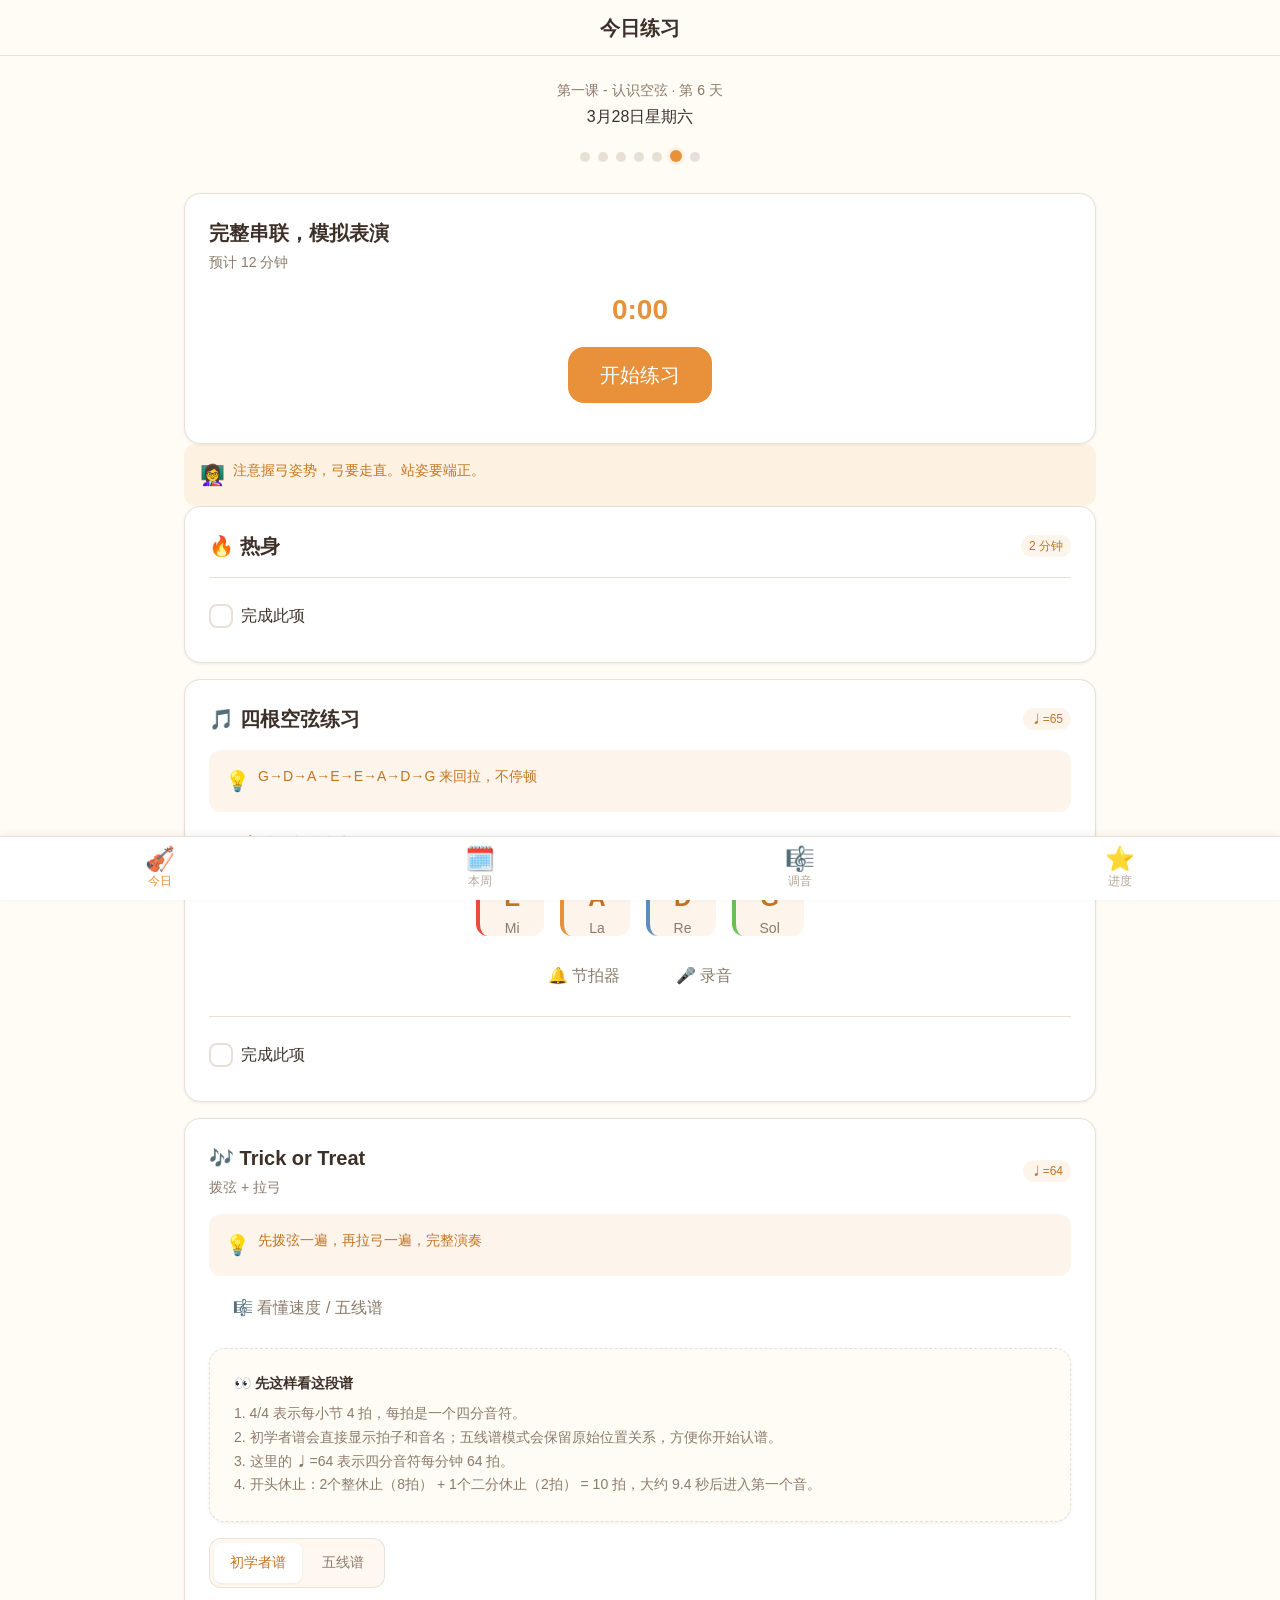
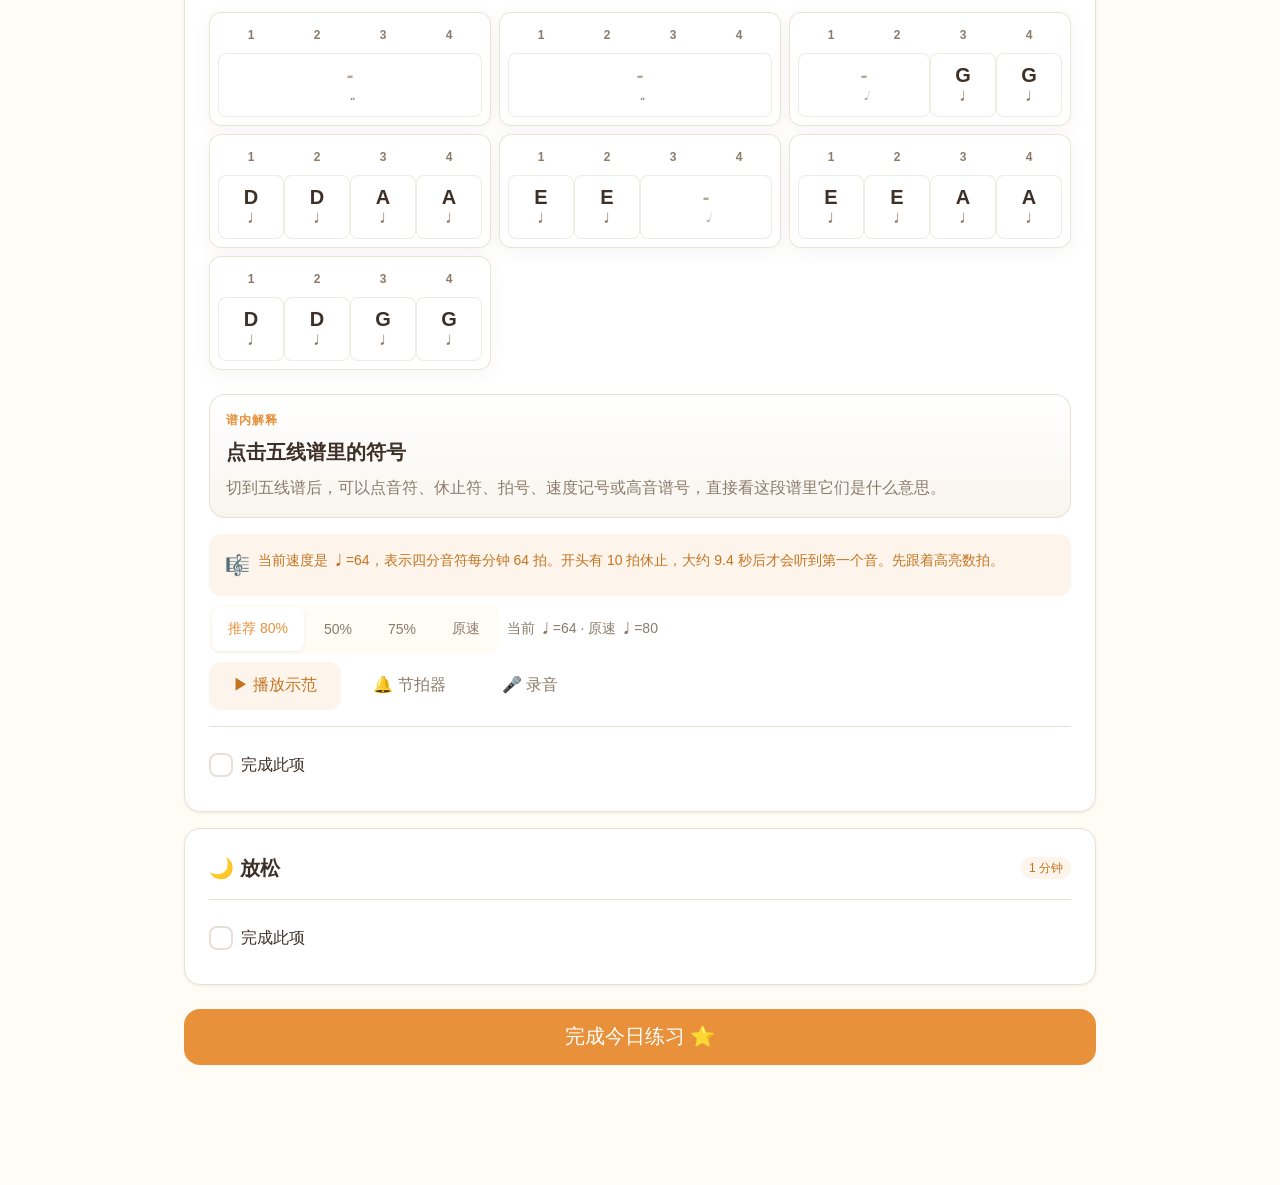
<file: index.html>
<!DOCTYPE html>
<html lang="zh-CN">
<head>
  <meta charset="UTF-8">
  <meta name="viewport" content="width=device-width, initial-scale=1.0, viewport-fit=cover">
  <meta name="apple-mobile-web-app-capable" content="yes">
  <meta name="mobile-web-app-capable" content="yes">
  <meta name="apple-mobile-web-app-status-bar-style" content="default">
  <meta name="theme-color" content="#E8913A">
  <title>小提琴练习助手</title>
  <link rel="manifest" href="manifest.json">
  <link rel="icon" href="favicon.ico">
  <link rel="apple-touch-icon" href="icons/icon-192.png">

  <link rel="stylesheet" href="css/variables.css">
  <link rel="stylesheet" href="css/base.css">
  <link rel="stylesheet" href="css/layout.css">
  <link rel="stylesheet" href="css/components.css">

  <script src="data/lesson-current.js"></script>
  <script>
    if (window.CURRENT_LESSON && !window.EMBEDDED_CURRENT_LESSON) {
      window.EMBEDDED_CURRENT_LESSON = JSON.parse(JSON.stringify(window.CURRENT_LESSON));
    }
  </script>
</head>
<body>
  <div id="app">
    <header class="header safe-area-top">
      <h1 class="header__title" id="header-title">今日练习</h1>
    </header>

    <main class="main" id="main"></main>

    <nav class="nav safe-area-bottom" id="nav"></nav>
  </div>

  <script src="js/page-bootstrap.js?v=20260328"></script>
  <script>
    window.PageBootstrap.start({
      containerId: 'main',
      moduleSrc: 'js/app.js?v=20260328',
      pageName: '练习应用',
      command: 'py -m http.server 8124 --bind 127.0.0.1',
      previewUrl: 'http://127.0.0.1:8124/index.html',
    });
  </script>
</body>
</html>
</file>
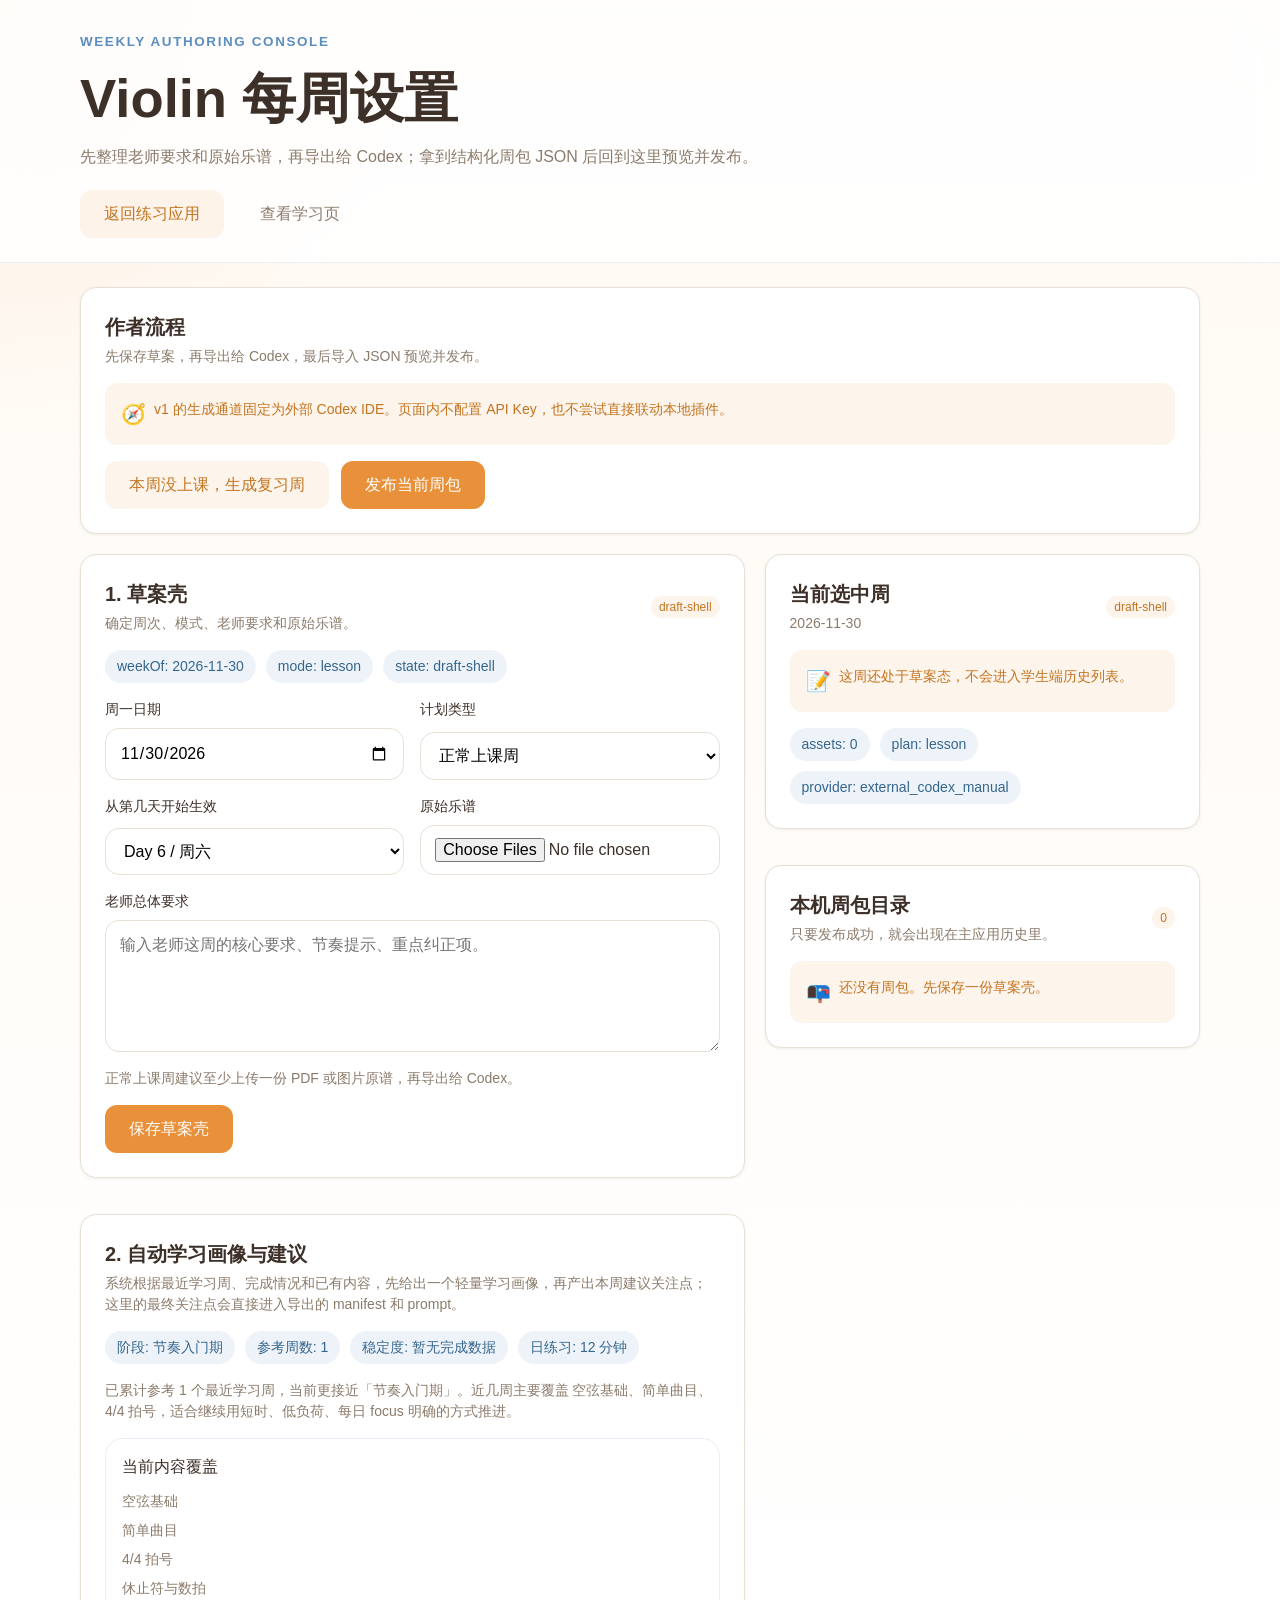
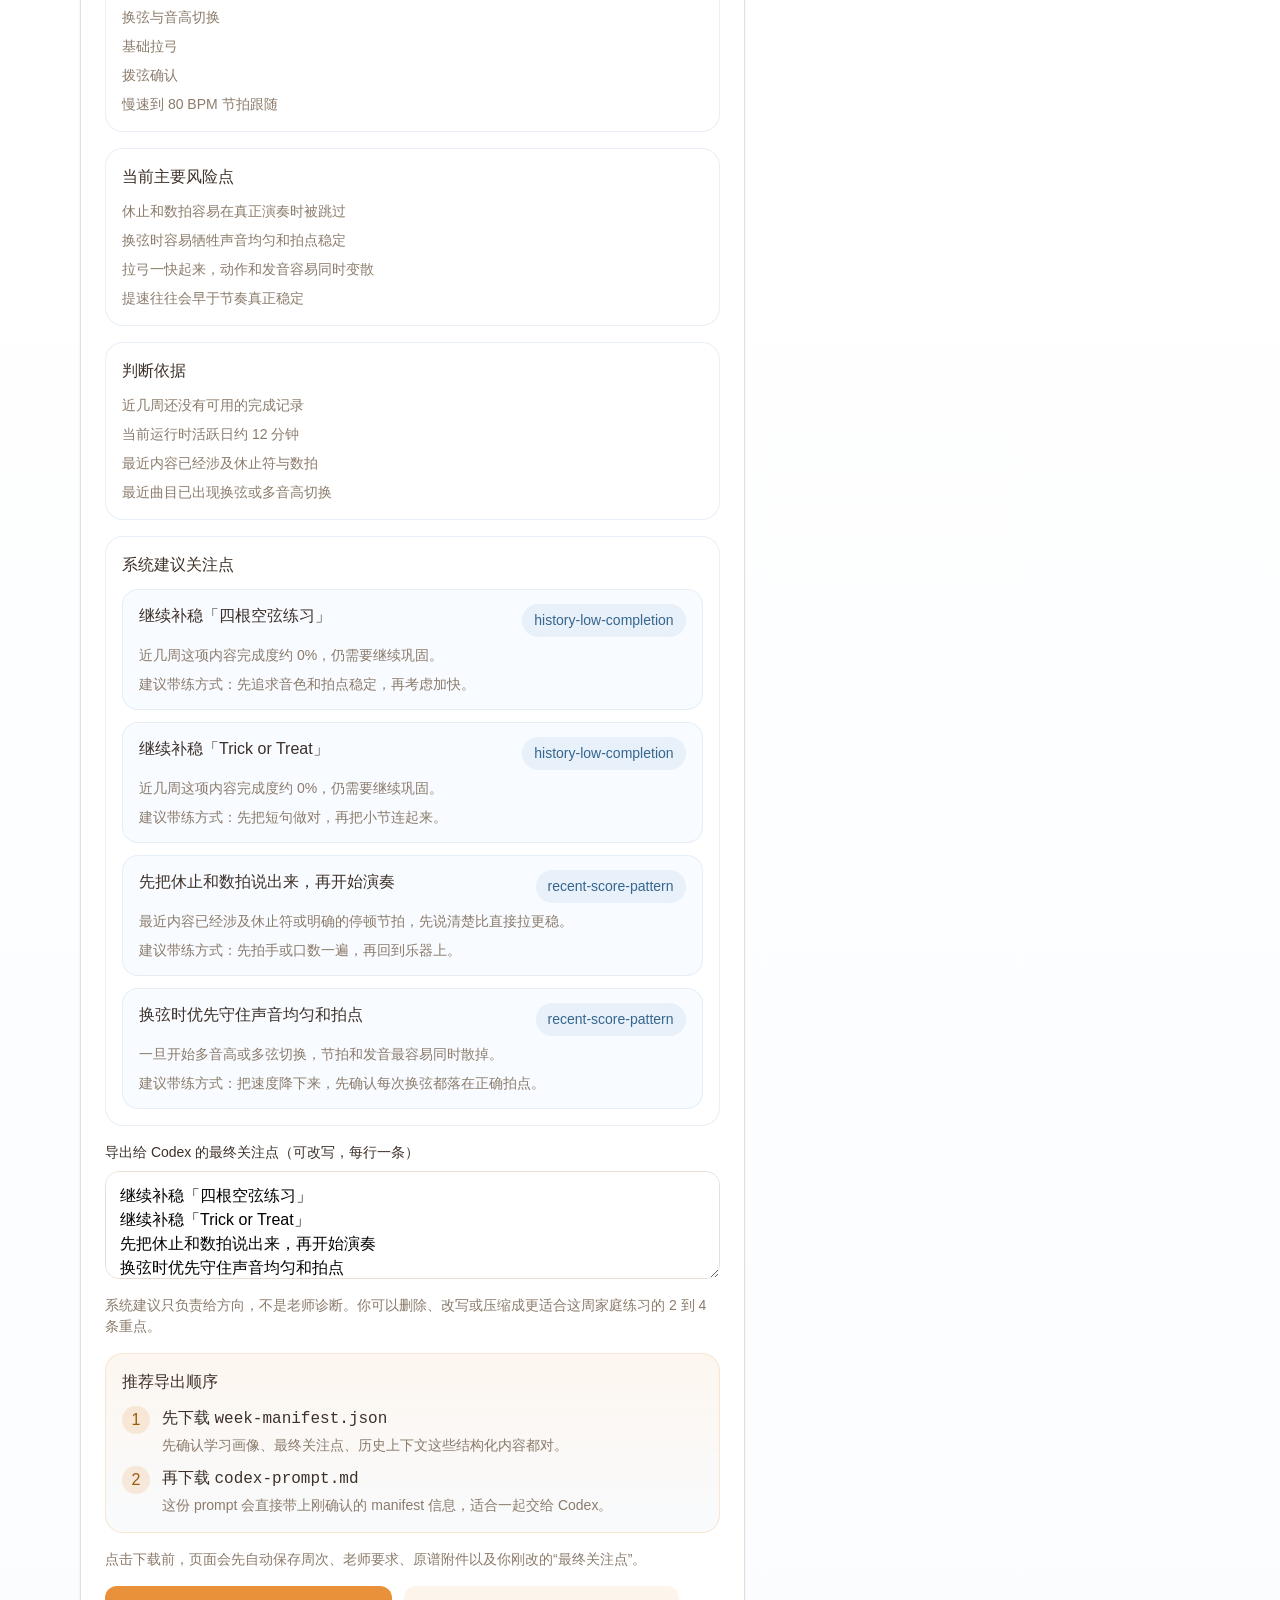
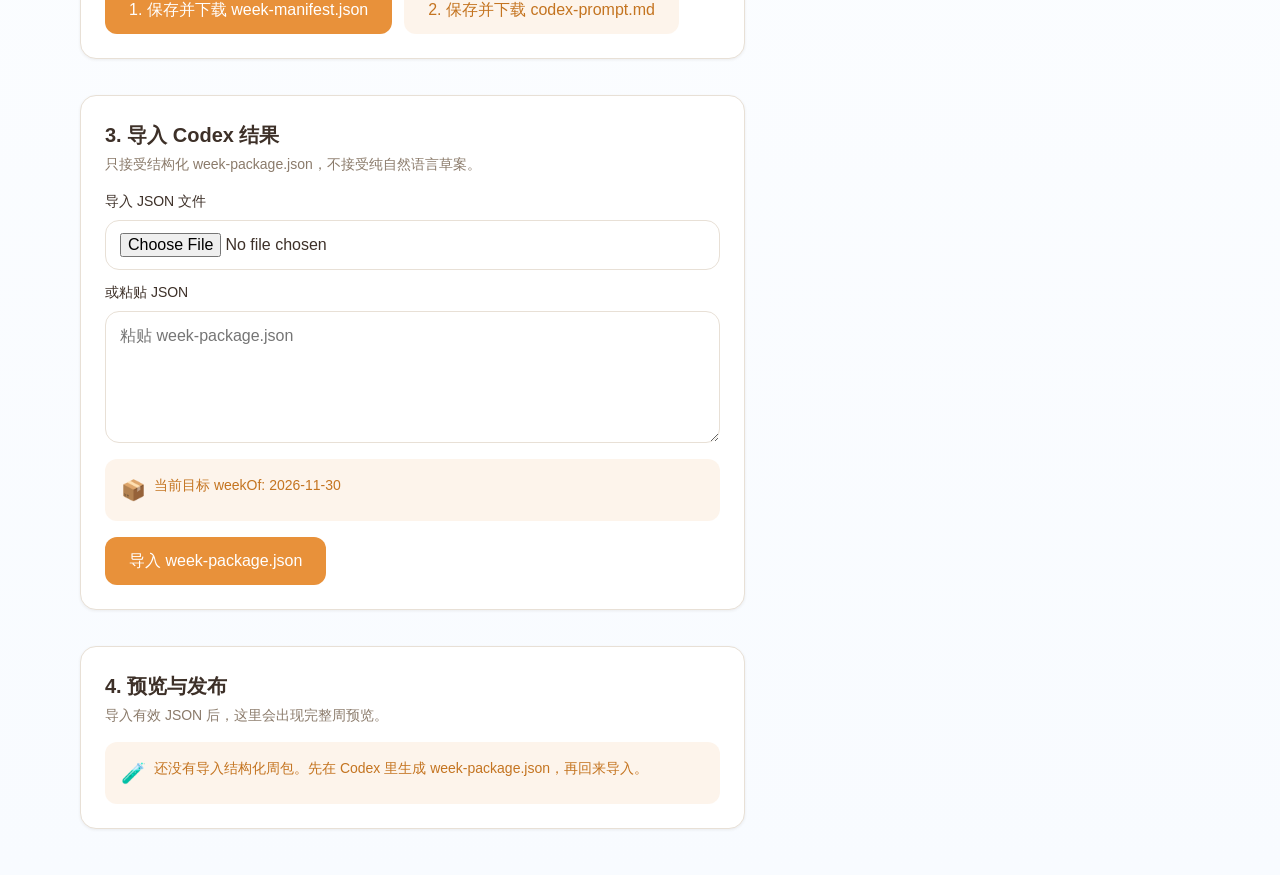
<file: author/index.html>
<!DOCTYPE html>
<html lang="zh-CN">
<head>
  <meta charset="UTF-8">
  <meta name="viewport" content="width=device-width, initial-scale=1.0, viewport-fit=cover">
  <meta name="theme-color" content="#E8913A">
  <title>Violin 每周设置</title>
  <link rel="icon" href="../favicon.ico">

  <link rel="stylesheet" href="../css/variables.css">
  <link rel="stylesheet" href="../css/base.css">
  <link rel="stylesheet" href="../css/components.css">
  <link rel="stylesheet" href="./css/author.css">
  <script src="../data/lesson-current.js"></script>
  <script>
    if (window.CURRENT_LESSON && !window.EMBEDDED_CURRENT_LESSON) {
      window.EMBEDDED_CURRENT_LESSON = JSON.parse(JSON.stringify(window.CURRENT_LESSON));
    }
  </script>
</head>
<body class="author-page">
  <div class="author-page__shell">
    <header class="author-page__header safe-area-top">
      <div class="author-page__header-inner">
        <div class="author-page__eyebrow">Weekly Authoring Console</div>
        <h1 class="author-page__title">Violin 每周设置</h1>
        <p class="author-page__summary">
          先整理老师要求和原始乐谱，再导出给 Codex；拿到结构化周包 JSON 后回到这里预览并发布。
        </p>
        <div class="author-page__actions">
          <a class="btn btn--secondary" href="../index.html">返回练习应用</a>
          <a class="btn btn--ghost" href="../learning/index.html">查看学习页</a>
        </div>
      </div>
    </header>

    <main class="main author-main" id="author-main"></main>
  </div>

  <script src="../js/page-bootstrap.js?v=20260330"></script>
  <script>
    window.PageBootstrap.start({
      containerId: 'author-main',
      moduleSrc: 'js/app.js?v=20260330',
      pageName: '每周设置',
      command: 'py -m http.server 8124 --bind 127.0.0.1',
      previewUrl: 'http://127.0.0.1:8124/author/',
    });
  </script>
</body>
</html>
</file>
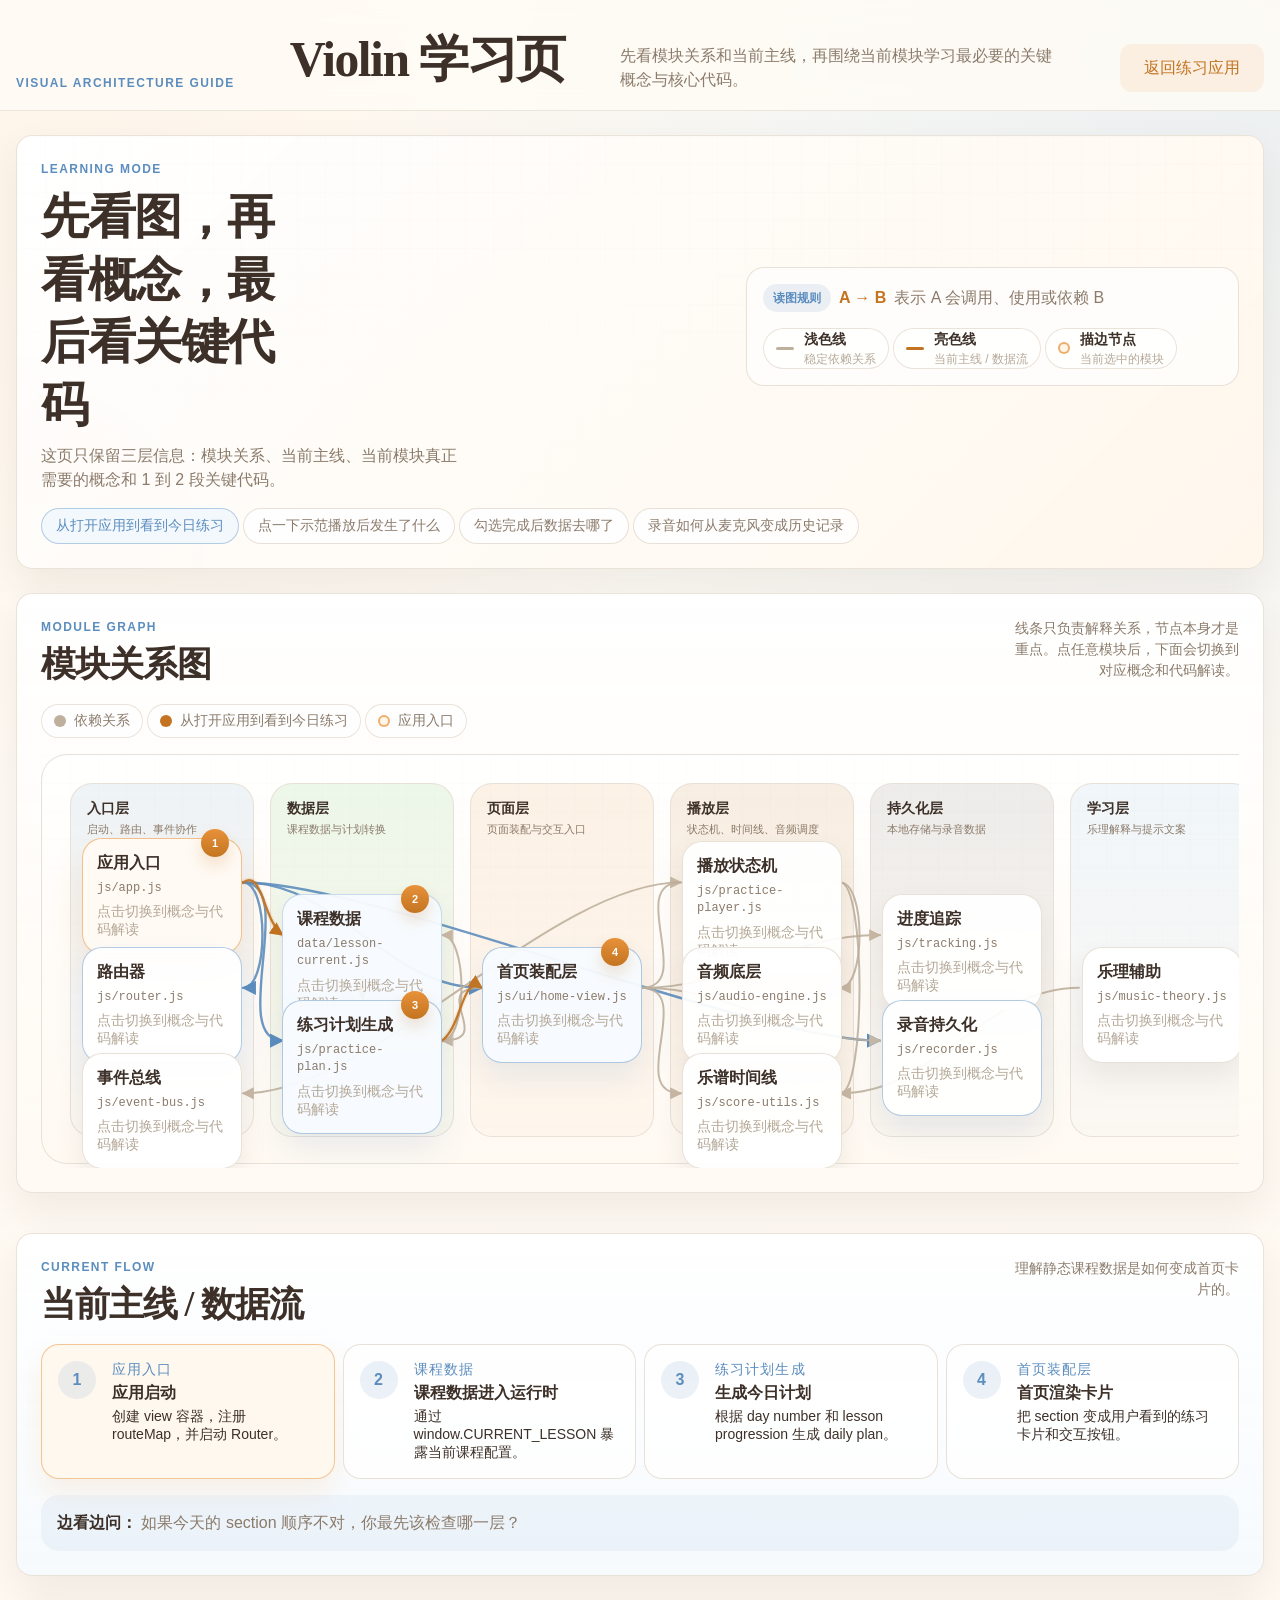
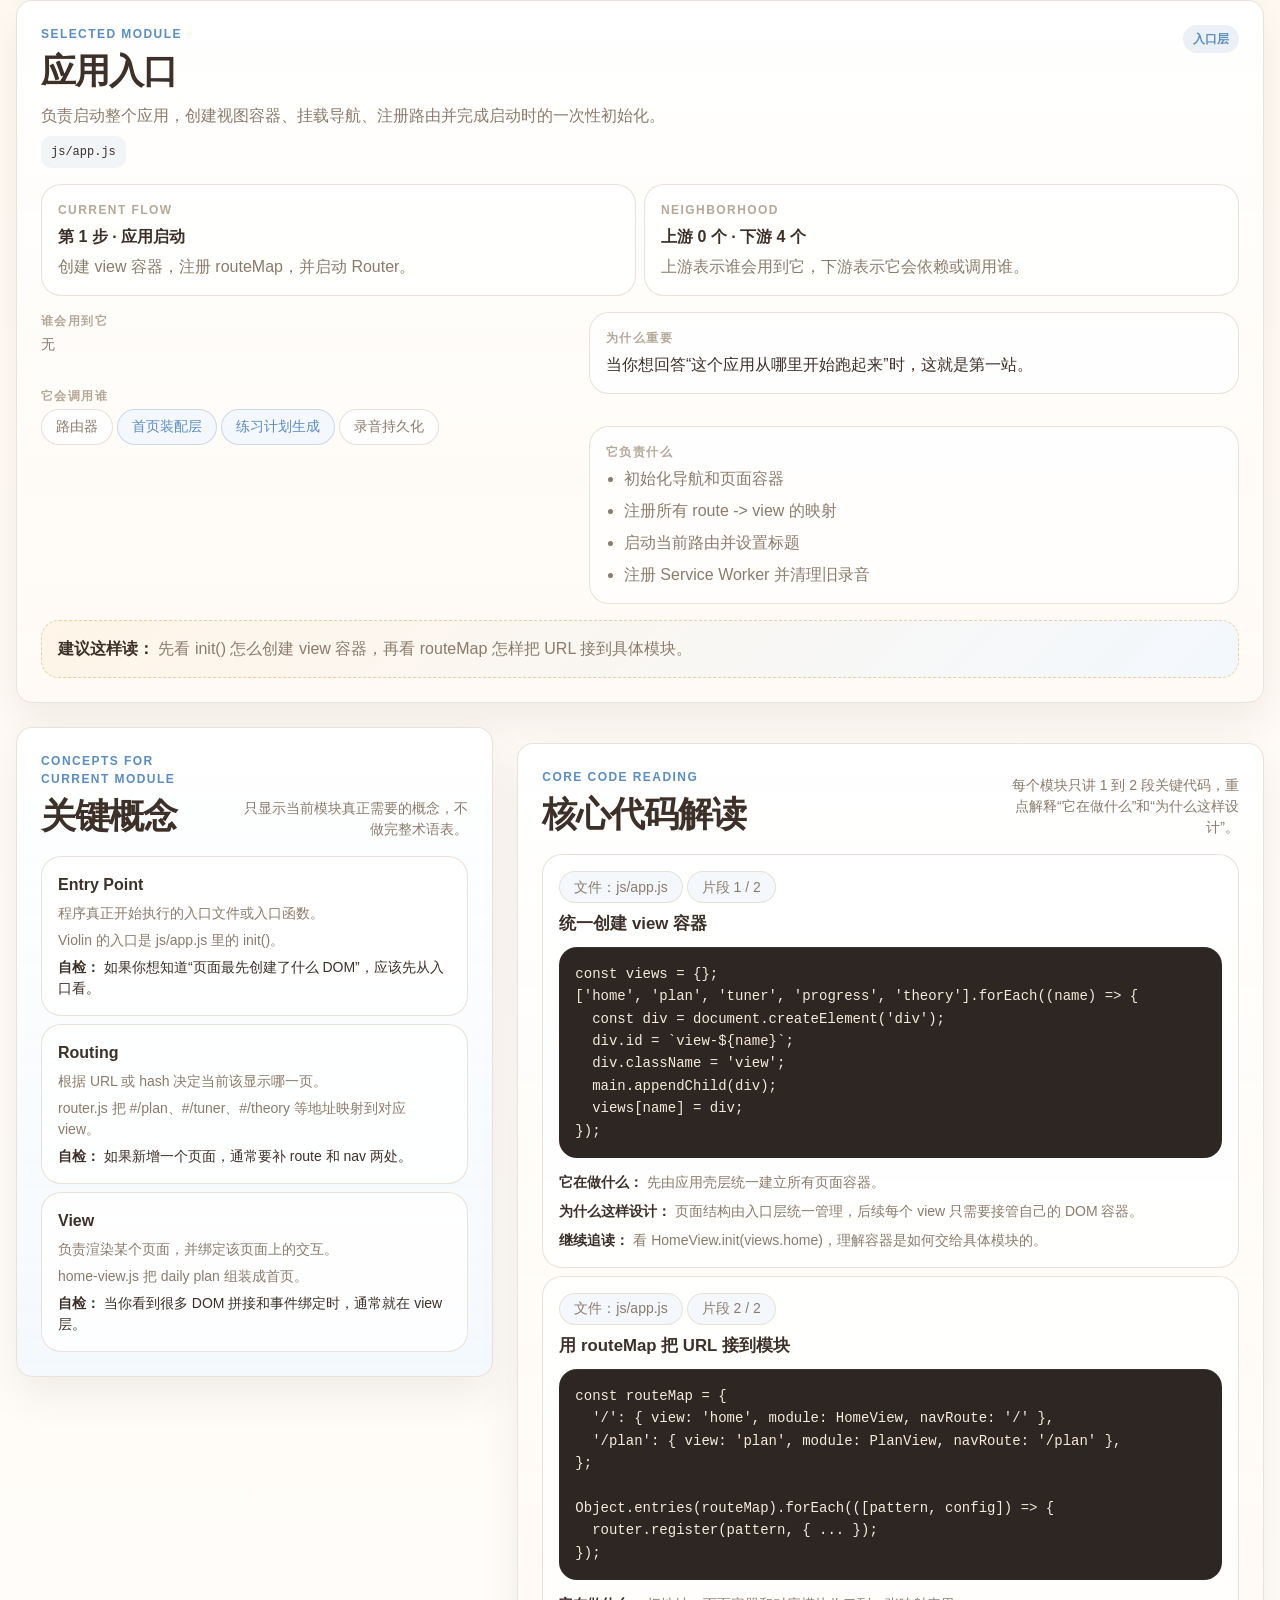
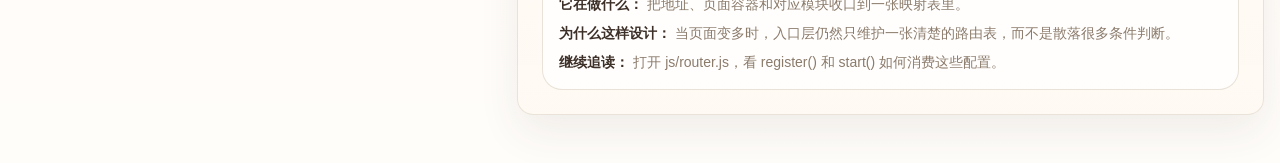
<file: learning/index.html>
<!DOCTYPE html>
<html lang="zh-CN">
<head>
  <meta charset="UTF-8">
  <meta name="viewport" content="width=device-width, initial-scale=1.0, viewport-fit=cover">
  <meta name="theme-color" content="#E8913A">
  <title>Violin 学习页</title>
  <link rel="icon" href="../favicon.ico">

  <link rel="stylesheet" href="../css/variables.css">
  <link rel="stylesheet" href="../css/base.css">
  <link rel="stylesheet" href="../css/components.css">
  <link rel="stylesheet" href="./css/learning.css">
</head>
<body class="learning-page">
  <div class="learning-page__shell">
    <header class="learning-page__header safe-area-top">
      <div class="learning-page__header-inner">
        <div class="learning-page__eyebrow">Visual Architecture Guide</div>
        <h1 class="learning-page__title" id="learning-title">Violin 学习页</h1>
        <p class="learning-page__summary">
          先看模块关系和当前主线，再围绕当前模块学习最必要的关键概念与核心代码。
        </p>
        <div class="learning-page__actions">
          <a class="btn btn--secondary" href="../index.html">返回练习应用</a>
        </div>
      </div>
    </header>

    <main class="main learning-main" id="learning-main"></main>
  </div>

  <script src="../js/page-bootstrap.js?v=20260328"></script>
  <script>
    window.PageBootstrap.start({
      containerId: 'learning-main',
      moduleSrc: 'js/app.js?v=20260328',
      pageName: '学习页',
      command: 'py -m http.server 8124 --bind 127.0.0.1',
      previewUrl: 'http://127.0.0.1:8124/learning/',
    });
  </script>
</body>
</html>
</file>
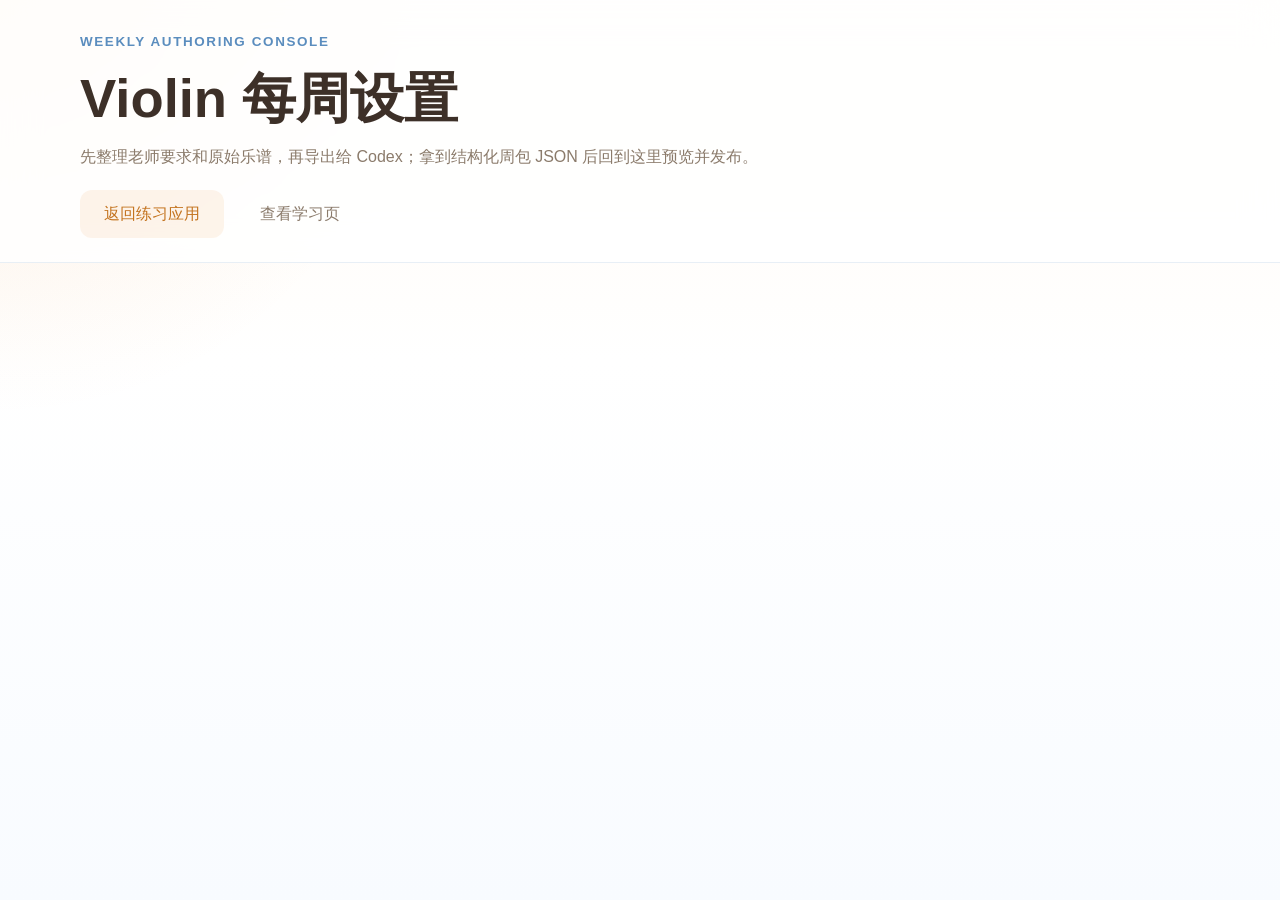
<file: author.html>
<!DOCTYPE html>
<html lang="zh-CN">
<head>
  <meta charset="UTF-8">
  <meta http-equiv="refresh" content="0; url=./author/index.html">
  <meta name="viewport" content="width=device-width, initial-scale=1.0">
  <title>Redirecting To Author</title>
</head>
<body>
  <p>正在跳转到作者子应用，<a href="./author/index.html">./author/index.html</a></p>
</body>
</html>
</file>
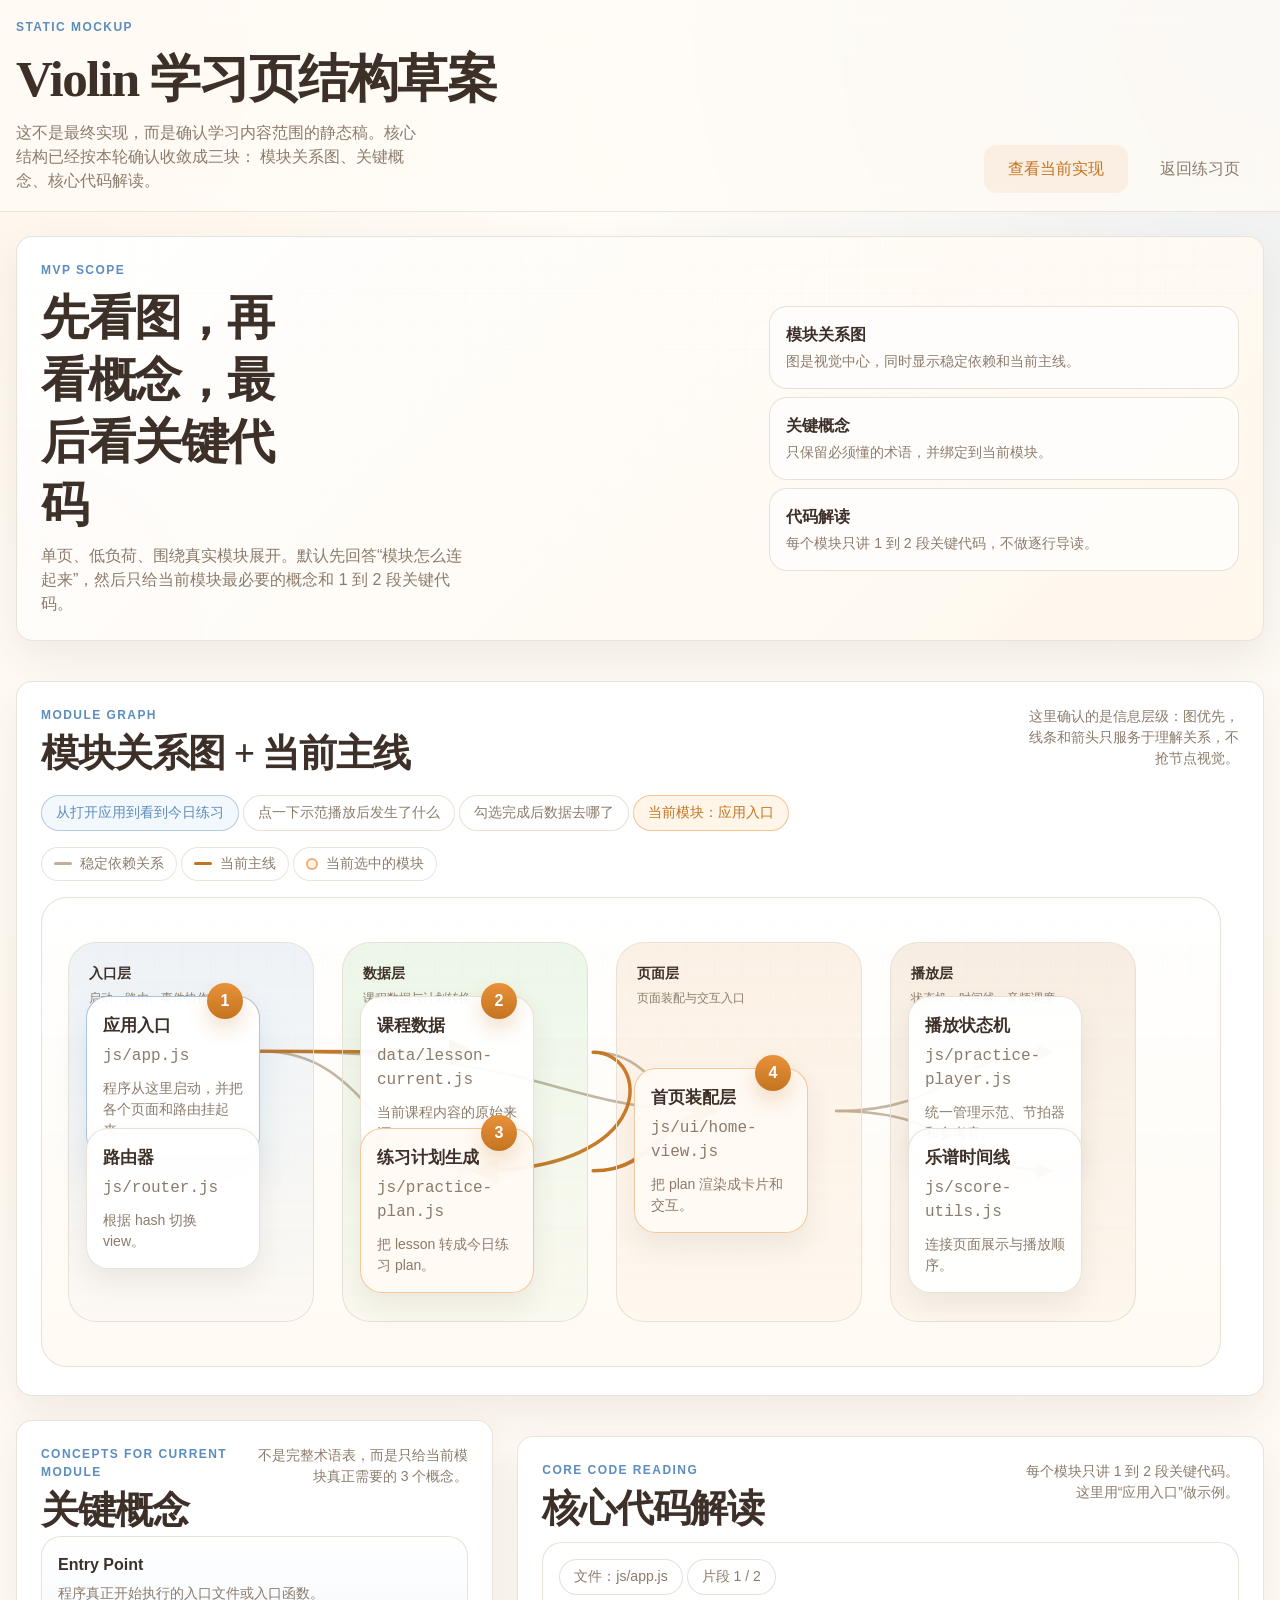
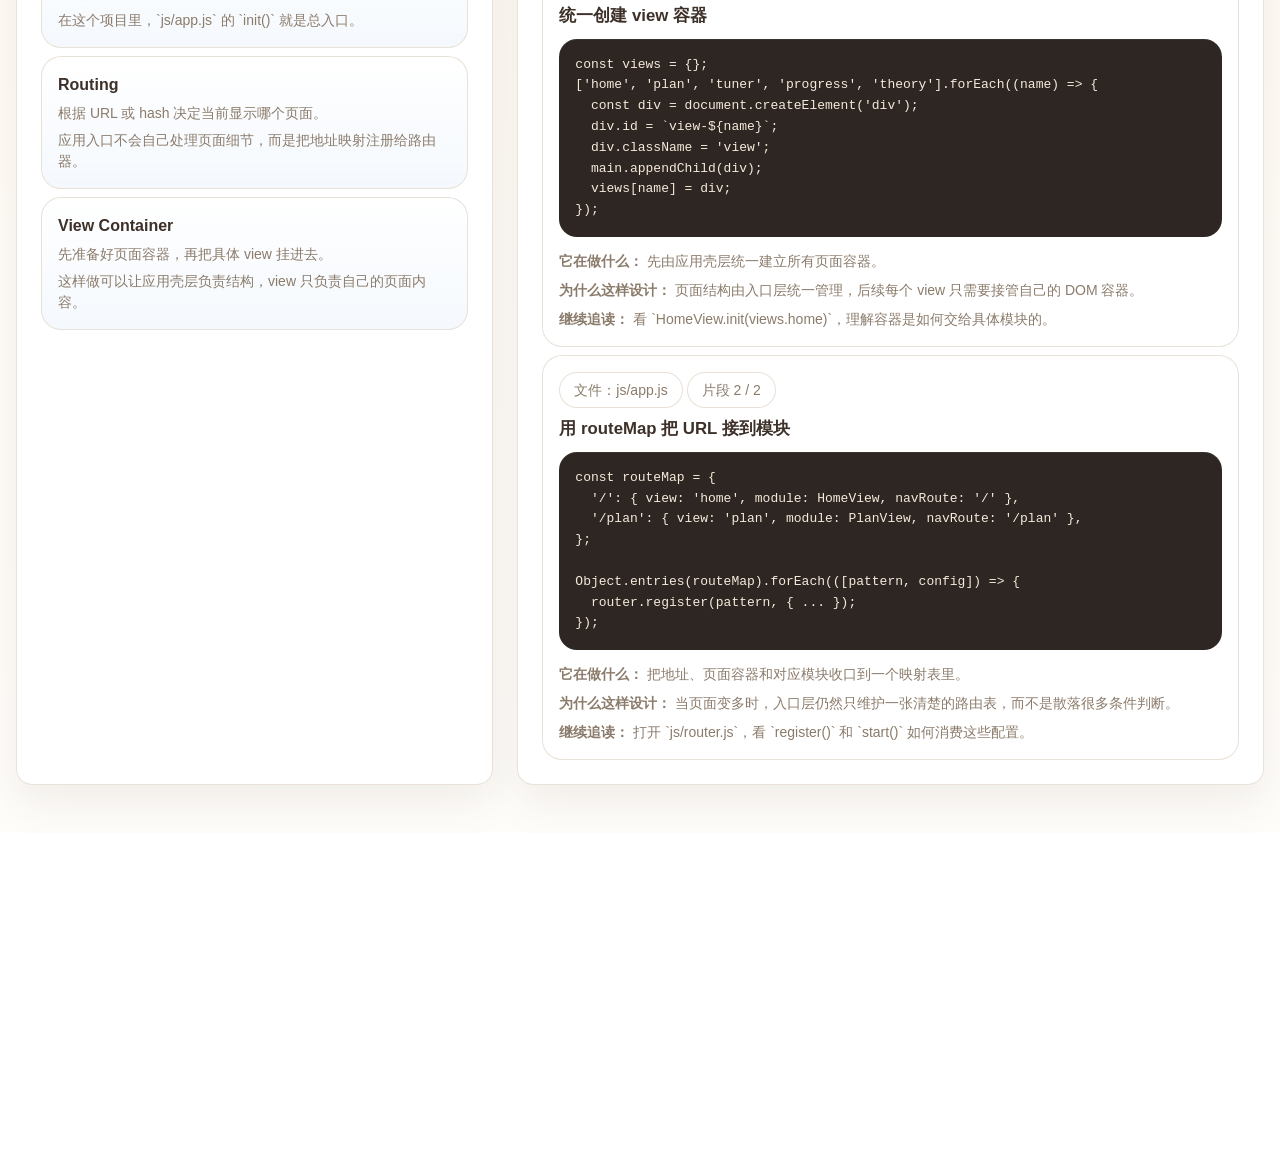
<file: learning-mockup.html>
<!DOCTYPE html>
<html lang="zh-CN">
<head>
  <meta charset="UTF-8">
  <meta http-equiv="refresh" content="0; url=./learning/mockup.html">
  <meta name="viewport" content="width=device-width, initial-scale=1.0">
  <title>Redirecting To Learning Mockup</title>
</head>
<body>
  <p>正在跳转到学习页 mockup：<a href="./learning/mockup.html">./learning/mockup.html</a></p>
</body>
</html>
</file>
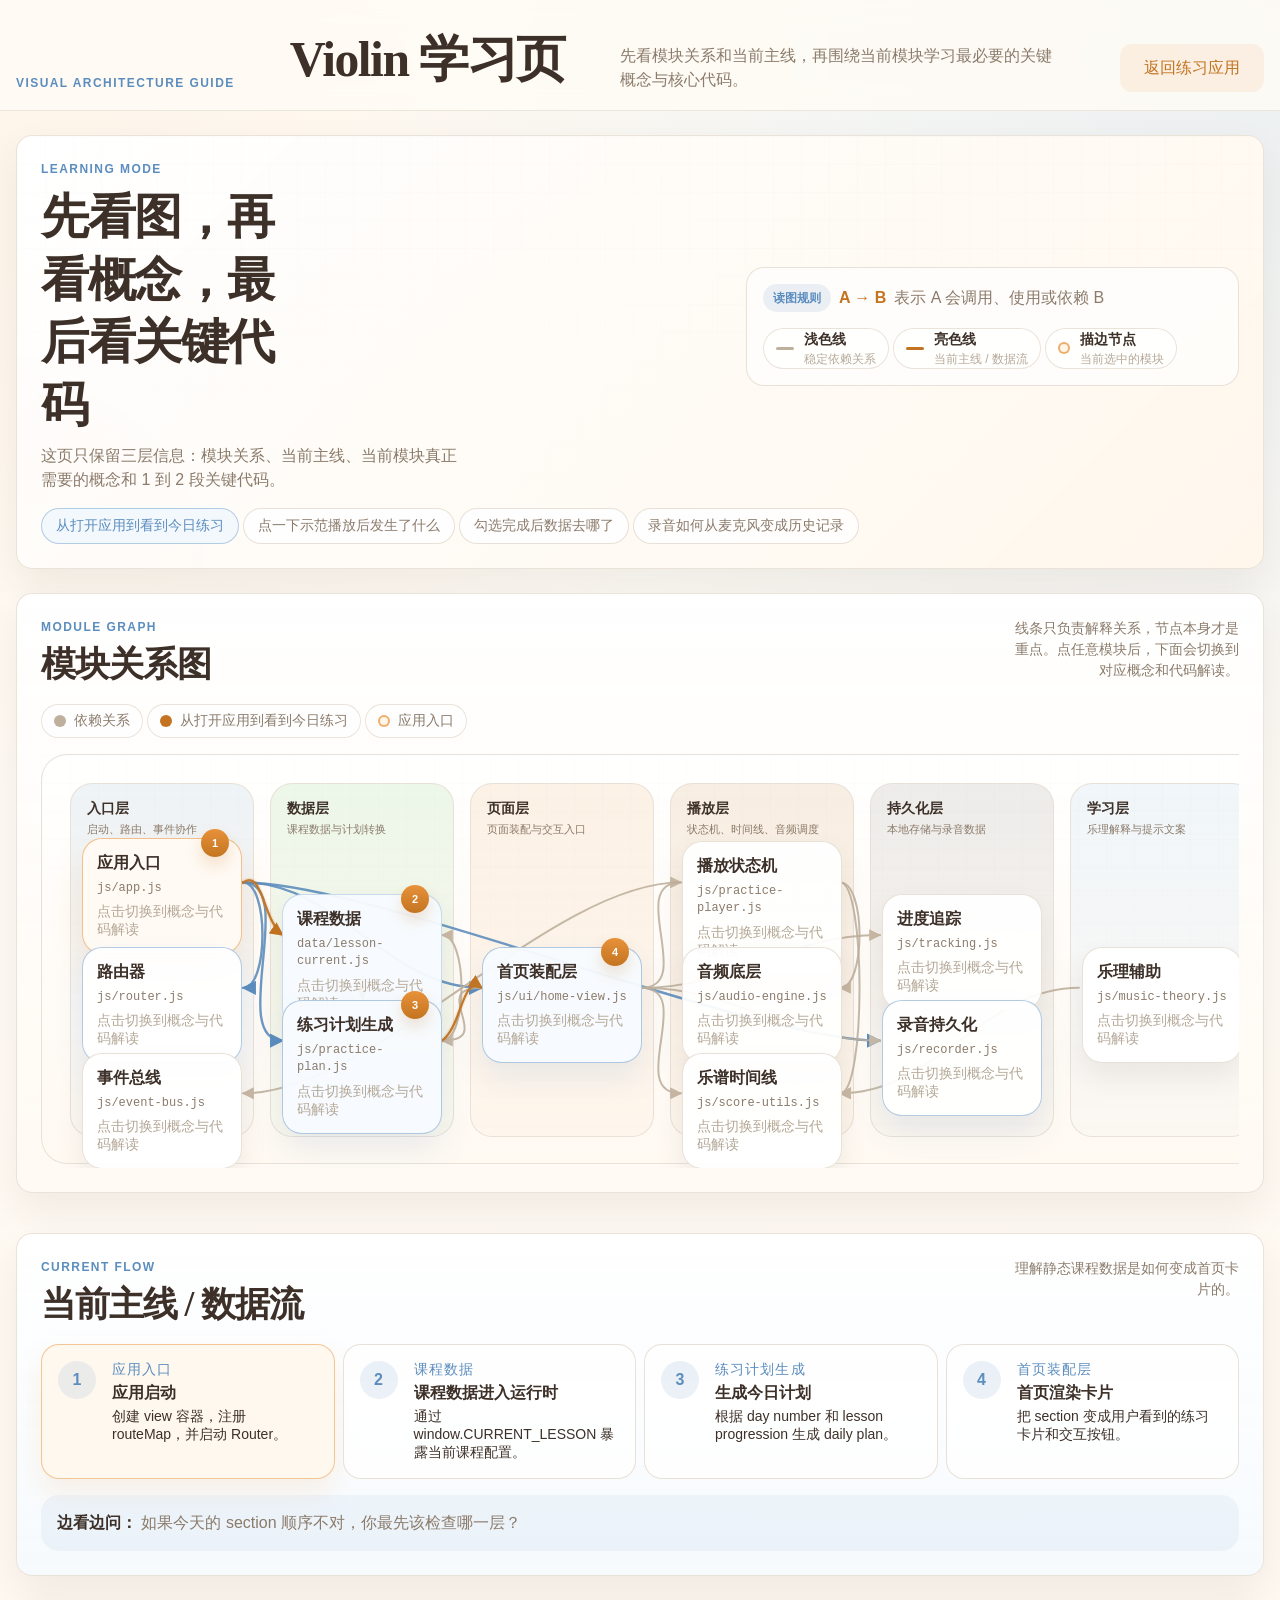
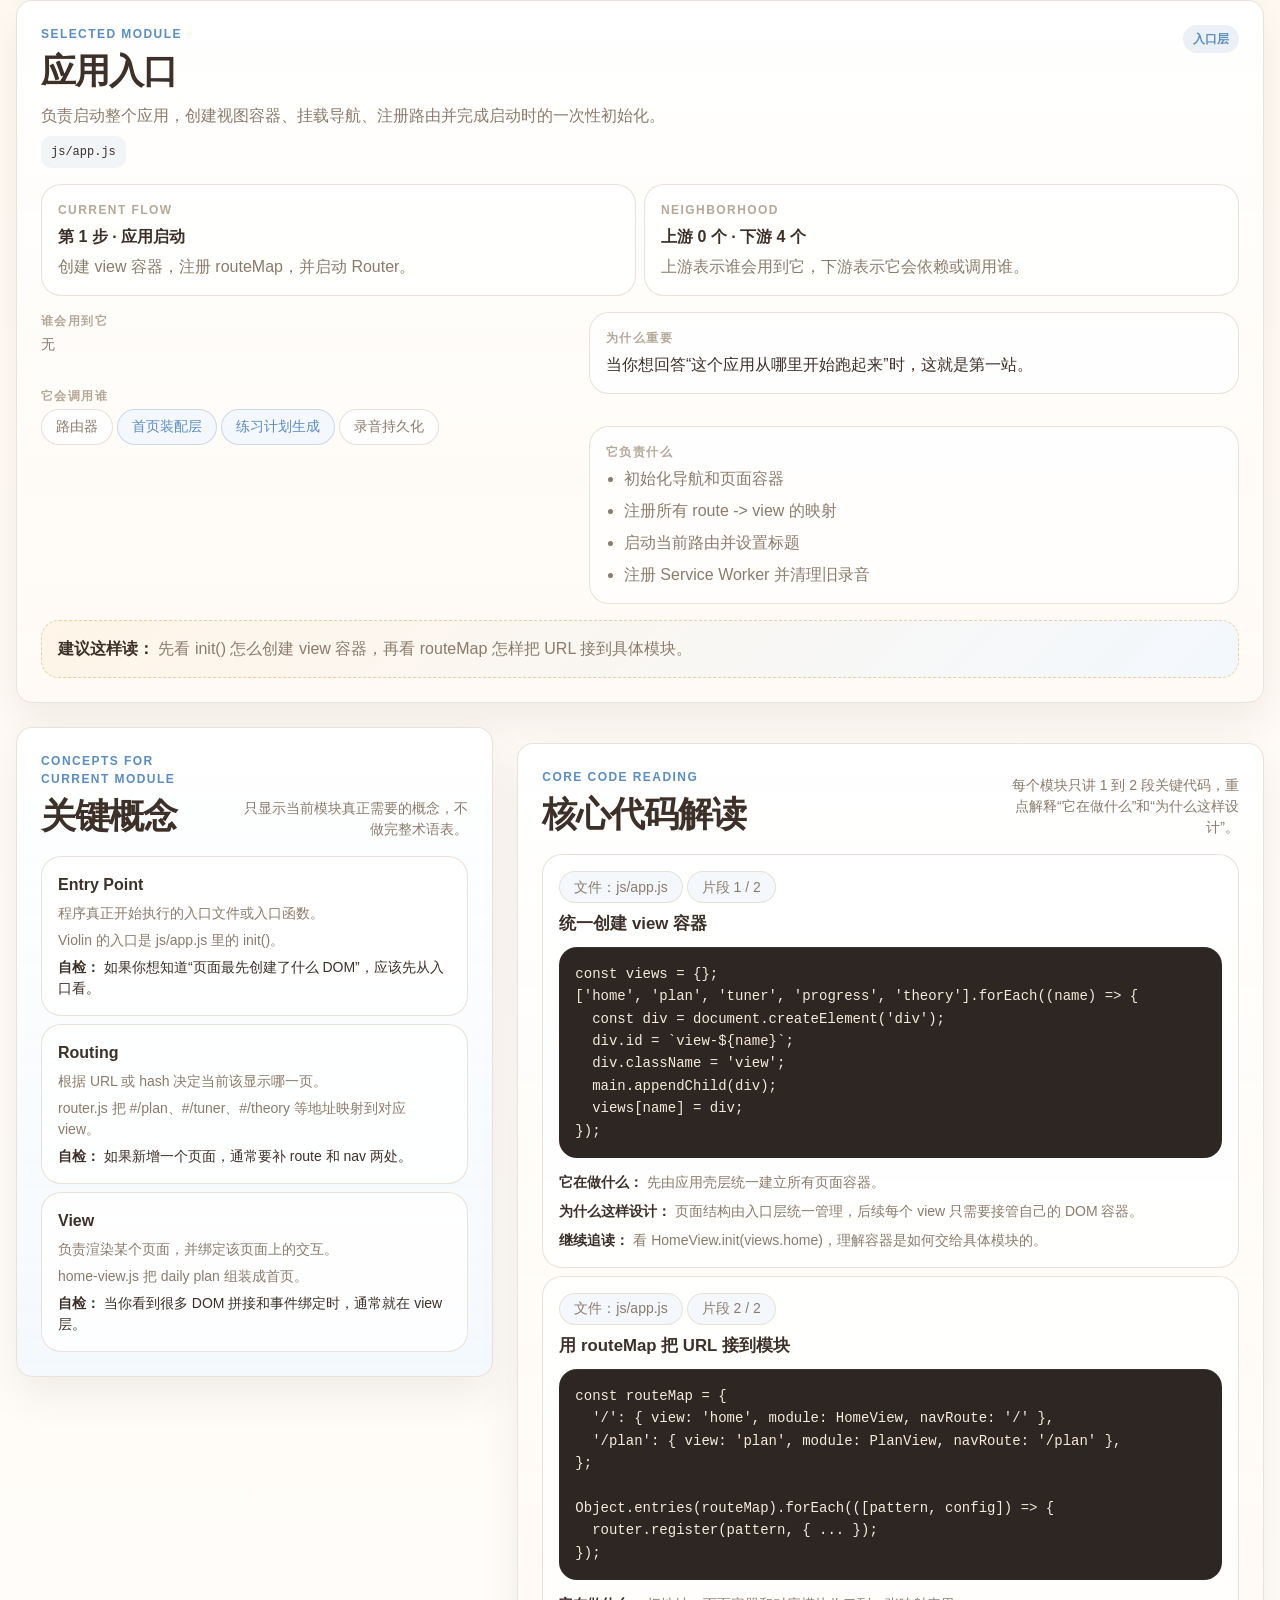
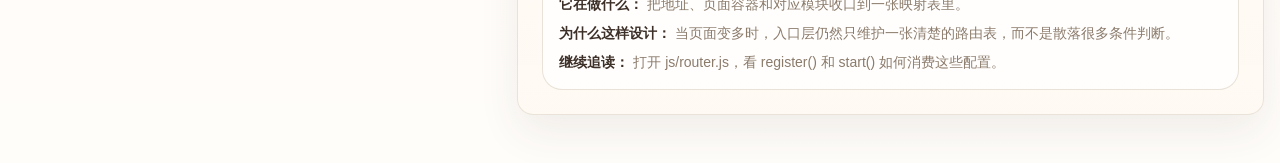
<file: learning.html>
<!DOCTYPE html>
<html lang="zh-CN">
<head>
  <meta charset="UTF-8">
  <meta http-equiv="refresh" content="0; url=./learning/index.html">
  <meta name="viewport" content="width=device-width, initial-scale=1.0">
  <title>Redirecting To Learning</title>
</head>
<body>
  <p>正在跳转到学习子应用：<a href="./learning/index.html">./learning/index.html</a></p>
</body>
</html>
</file>
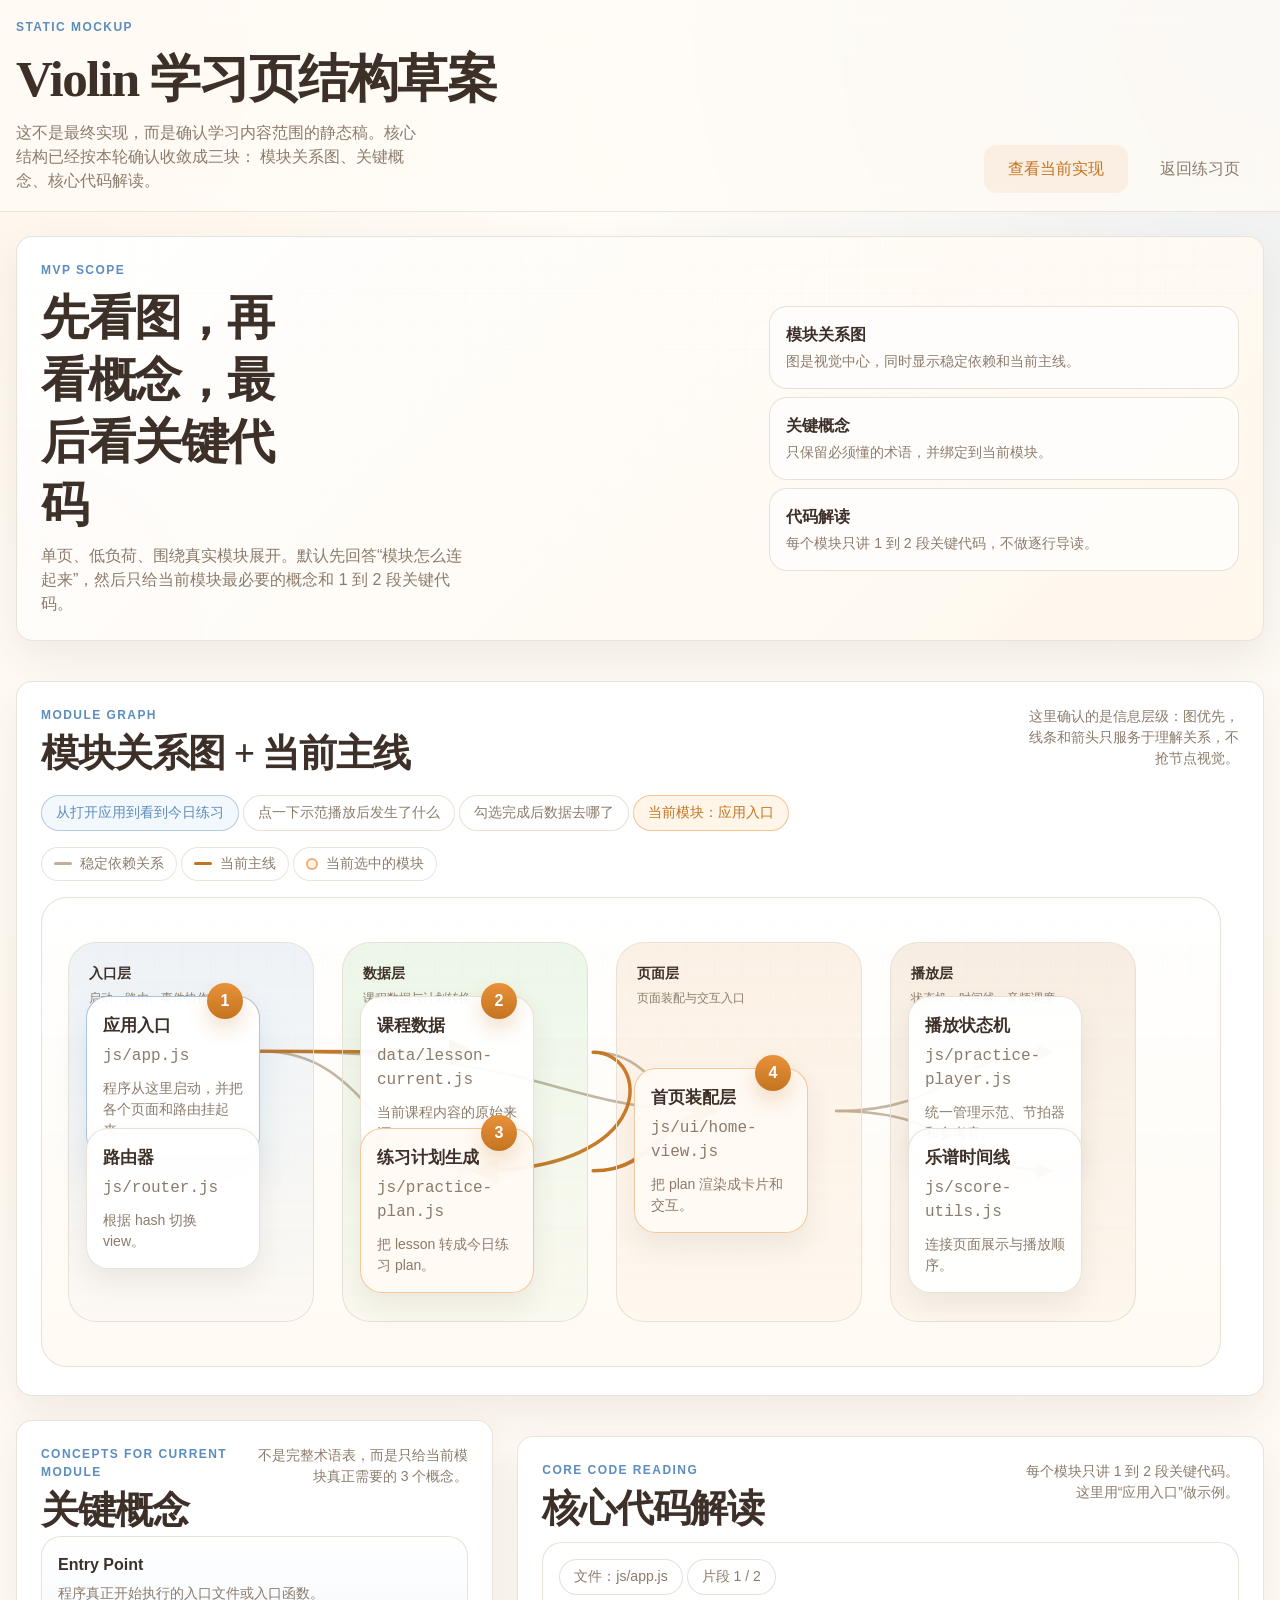
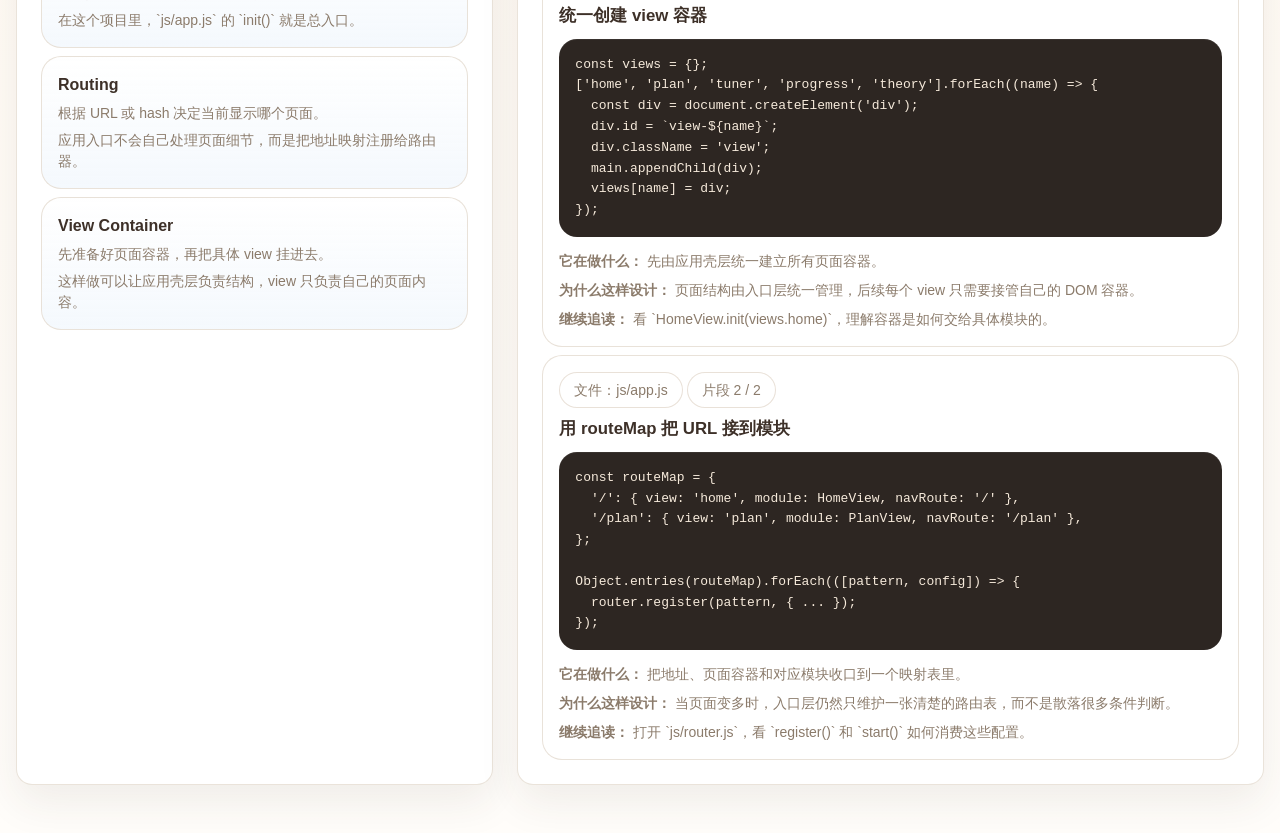
<file: learning/mockup.html>
<!DOCTYPE html>
<html lang="zh-CN">
<head>
  <meta charset="UTF-8">
  <meta name="viewport" content="width=device-width, initial-scale=1.0, viewport-fit=cover">
  <title>Violin 学习页 Mockup</title>
  <link rel="stylesheet" href="../css/variables.css">
  <link rel="stylesheet" href="../css/base.css">
  <link rel="stylesheet" href="../css/components.css">
  <link rel="stylesheet" href="./css/mockup.css">
</head>
<body class="learning-mockup-page">
  <div class="learning-mockup-shell">
    <header class="learning-mockup-header safe-area-top">
      <div class="learning-mockup-header__inner">
        <div class="learning-mockup-header__meta">
          <div class="learning-mockup-header__eyebrow">Static Mockup</div>
          <h1 class="learning-mockup-header__title">Violin 学习页结构草案</h1>
          <p class="learning-mockup-header__summary">
            这不是最终实现，而是确认学习内容范围的静态稿。核心结构已经按本轮确认收敛成三块：
            模块关系图、关键概念、核心代码解读。
          </p>
        </div>
        <div class="learning-mockup-header__actions">
          <a class="btn btn--secondary" href="./index.html">查看当前实现</a>
          <a class="btn btn--ghost" href="../index.html">返回练习页</a>
        </div>
      </div>
    </header>

    <main class="learning-mockup-main">
      <section class="card learning-mockup-hero">
        <div class="learning-mockup-hero__grid">
          <div>
            <div class="learning-mockup-section__eyebrow">MVP Scope</div>
            <h2 class="learning-mockup-hero__title">先看图，再看概念，最后看关键代码</h2>
            <p class="learning-mockup-hero__copy">
              单页、低负荷、围绕真实模块展开。默认先回答“模块怎么连起来”，然后只给当前模块最必要的概念和 1 到 2 段关键代码。
            </p>
          </div>
          <div class="learning-mockup-points">
            <div class="learning-mockup-point">
              <div class="learning-mockup-point__label">模块关系图</div>
              <div class="learning-mockup-point__copy">图是视觉中心，同时显示稳定依赖和当前主线。</div>
            </div>
            <div class="learning-mockup-point">
              <div class="learning-mockup-point__label">关键概念</div>
              <div class="learning-mockup-point__copy">只保留必须懂的术语，并绑定到当前模块。</div>
            </div>
            <div class="learning-mockup-point">
              <div class="learning-mockup-point__label">代码解读</div>
              <div class="learning-mockup-point__copy">每个模块只讲 1 到 2 段关键代码，不做逐行导读。</div>
            </div>
          </div>
        </div>
      </section>

      <section class="card learning-mockup-graph-card">
        <div class="learning-mockup-card__top">
          <div>
            <div class="learning-mockup-section__eyebrow">Module Graph</div>
            <h2 class="learning-mockup-card__title">模块关系图 + 当前主线</h2>
          </div>
          <div class="learning-mockup-card__hint">
            这里确认的是信息层级：图优先，线条和箭头只服务于理解关系，不抢节点视觉。
          </div>
        </div>

        <div class="learning-mockup-toolbar">
          <span class="learning-mockup-pill learning-mockup-pill--selected">从打开应用到看到今日练习</span>
          <span class="learning-mockup-pill">点一下示范播放后发生了什么</span>
          <span class="learning-mockup-pill">勾选完成后数据去哪了</span>
          <span class="learning-mockup-chip learning-mockup-chip--active">当前模块：应用入口</span>
        </div>

        <div class="learning-mockup-legend">
          <div class="learning-mockup-legend__item">
            <span class="learning-mockup-legend__line learning-mockup-legend__line--base"></span>
            <span>稳定依赖关系</span>
          </div>
          <div class="learning-mockup-legend__item">
            <span class="learning-mockup-legend__line learning-mockup-legend__line--flow"></span>
            <span>当前主线</span>
          </div>
          <div class="learning-mockup-legend__item">
            <span class="learning-mockup-legend__dot"></span>
            <span>当前选中的模块</span>
          </div>
        </div>

        <div class="learning-mockup-graph-scroll">
          <div class="learning-mockup-graph">
            <svg class="learning-mockup-graph__svg" viewBox="0 0 1180 470" aria-hidden="true">
              <defs>
                <marker id="mockup-arrow-base" markerWidth="7" markerHeight="7" refX="6.2" refY="3.5" orient="auto">
                  <path d="M 0 0 L 7 3.5 L 0 7 z" fill="#bfb09d"></path>
                </marker>
                <marker id="mockup-arrow-flow" markerWidth="8" markerHeight="8" refX="7.2" refY="4" orient="auto">
                  <path d="M 0 0 L 8 4 L 0 8 z" fill="#c47420"></path>
                </marker>
              </defs>

              <path class="graph-line graph-line--base" d="M 218 154 C 330 154, 330 155, 432 155" marker-end="url(#mockup-arrow-base)"></path>
              <path class="graph-line graph-line--base" d="M 218 154 C 332 154, 332 274, 432 274" marker-end="url(#mockup-arrow-base)"></path>
              <path class="graph-line graph-line--base" d="M 218 154 C 510 154, 510 214, 676 214" marker-end="url(#mockup-arrow-base)"></path>
              <path class="graph-line graph-line--base" d="M 552 155 C 615 155, 615 214, 676 214" marker-end="url(#mockup-arrow-base)"></path>
              <path class="graph-line graph-line--base" d="M 552 274 C 614 274, 614 214, 676 214" marker-end="url(#mockup-arrow-base)"></path>
              <path class="graph-line graph-line--base" d="M 796 214 C 912 214, 912 155, 1012 155" marker-end="url(#mockup-arrow-base)"></path>
              <path class="graph-line graph-line--base" d="M 796 214 C 920 214, 920 274, 1012 274" marker-end="url(#mockup-arrow-base)"></path>

              <path class="graph-line graph-line--flow" d="M 218 154 C 312 154, 332 155, 432 155" marker-end="url(#mockup-arrow-flow)"></path>
              <path class="graph-line graph-line--flow" d="M 552 155 C 610 155, 620 274, 432 274" marker-end="url(#mockup-arrow-flow)"></path>
              <path class="graph-line graph-line--flow" d="M 552 274 C 616 274, 624 214, 676 214" marker-end="url(#mockup-arrow-flow)"></path>
            </svg>

            <div class="learning-mockup-lane learning-mockup-lane--shell">
              <div class="learning-mockup-lane__title">入口层</div>
              <div class="learning-mockup-lane__hint">启动、路由、事件协作</div>
            </div>
            <div class="learning-mockup-lane learning-mockup-lane--data">
              <div class="learning-mockup-lane__title">数据层</div>
              <div class="learning-mockup-lane__hint">课程数据与计划转换</div>
            </div>
            <div class="learning-mockup-lane learning-mockup-lane--ui">
              <div class="learning-mockup-lane__title">页面层</div>
              <div class="learning-mockup-lane__hint">页面装配与交互入口</div>
            </div>
            <div class="learning-mockup-lane learning-mockup-lane--playback">
              <div class="learning-mockup-lane__title">播放层</div>
              <div class="learning-mockup-lane__hint">状态机、时间线、音频调度</div>
            </div>

            <div class="learning-mockup-node learning-mockup-node--selected" style="left: 44px; top: 98px;">
              <div class="learning-mockup-node__step">1</div>
              <div class="learning-mockup-node__title">应用入口</div>
              <div class="learning-mockup-node__file">js/app.js</div>
              <div class="learning-mockup-node__copy">程序从这里启动，并把各个页面和路由挂起来。</div>
            </div>
            <div class="learning-mockup-node" style="left: 44px; top: 230px;">
              <div class="learning-mockup-node__title">路由器</div>
              <div class="learning-mockup-node__file">js/router.js</div>
              <div class="learning-mockup-node__copy">根据 hash 切换 view。</div>
            </div>
            <div class="learning-mockup-node" style="left: 318px; top: 98px;">
              <div class="learning-mockup-node__step">2</div>
              <div class="learning-mockup-node__title">课程数据</div>
              <div class="learning-mockup-node__file">data/lesson-current.js</div>
              <div class="learning-mockup-node__copy">当前课程内容的原始来源。</div>
            </div>
            <div class="learning-mockup-node learning-mockup-node--flow" style="left: 318px; top: 230px;">
              <div class="learning-mockup-node__step">3</div>
              <div class="learning-mockup-node__title">练习计划生成</div>
              <div class="learning-mockup-node__file">js/practice-plan.js</div>
              <div class="learning-mockup-node__copy">把 lesson 转成今日练习 plan。</div>
            </div>
            <div class="learning-mockup-node learning-mockup-node--flow" style="left: 592px; top: 170px;">
              <div class="learning-mockup-node__step">4</div>
              <div class="learning-mockup-node__title">首页装配层</div>
              <div class="learning-mockup-node__file">js/ui/home-view.js</div>
              <div class="learning-mockup-node__copy">把 plan 渲染成卡片和交互。</div>
            </div>
            <div class="learning-mockup-node" style="left: 866px; top: 98px;">
              <div class="learning-mockup-node__title">播放状态机</div>
              <div class="learning-mockup-node__file">js/practice-player.js</div>
              <div class="learning-mockup-node__copy">统一管理示范、节拍器和参考音。</div>
            </div>
            <div class="learning-mockup-node" style="left: 866px; top: 230px;">
              <div class="learning-mockup-node__title">乐谱时间线</div>
              <div class="learning-mockup-node__file">js/score-utils.js</div>
              <div class="learning-mockup-node__copy">连接页面展示与播放顺序。</div>
            </div>
          </div>
        </div>
      </section>

      <section class="learning-mockup-detail-grid">
        <section class="card learning-mockup-concepts">
          <div class="learning-mockup-card__top">
            <div>
              <div class="learning-mockup-section__eyebrow">Concepts For Current Module</div>
              <h2 class="learning-mockup-card__title">关键概念</h2>
            </div>
            <div class="learning-mockup-card__hint">
              不是完整术语表，而是只给当前模块真正需要的 3 个概念。
            </div>
          </div>

          <div class="learning-mockup-concept-list">
            <article class="learning-mockup-concept">
              <div class="learning-mockup-concept__term">Entry Point</div>
              <div class="learning-mockup-concept__plain">程序真正开始执行的入口文件或入口函数。</div>
              <div class="learning-mockup-concept__why">在这个项目里，`js/app.js` 的 `init()` 就是总入口。</div>
            </article>
            <article class="learning-mockup-concept">
              <div class="learning-mockup-concept__term">Routing</div>
              <div class="learning-mockup-concept__plain">根据 URL 或 hash 决定当前显示哪个页面。</div>
              <div class="learning-mockup-concept__why">应用入口不会自己处理页面细节，而是把地址映射注册给路由器。</div>
            </article>
            <article class="learning-mockup-concept">
              <div class="learning-mockup-concept__term">View Container</div>
              <div class="learning-mockup-concept__plain">先准备好页面容器，再把具体 view 挂进去。</div>
              <div class="learning-mockup-concept__why">这样做可以让应用壳层负责结构，view 只负责自己的页面内容。</div>
            </article>
          </div>
        </section>

        <section class="card learning-mockup-code">
          <div class="learning-mockup-card__top">
            <div>
              <div class="learning-mockup-section__eyebrow">Core Code Reading</div>
              <h2 class="learning-mockup-card__title">核心代码解读</h2>
            </div>
            <div class="learning-mockup-card__hint">
              每个模块只讲 1 到 2 段关键代码。这里用“应用入口”做示例。
            </div>
          </div>

          <article class="learning-mockup-snippet">
            <div class="learning-mockup-snippet__meta">
              <span class="learning-mockup-chip">文件：js/app.js</span>
              <span class="learning-mockup-chip">片段 1 / 2</span>
            </div>
            <h3 class="learning-mockup-snippet__title">统一创建 view 容器</h3>
            <pre class="learning-mockup-codeblock"><code>const views = {};
['home', 'plan', 'tuner', 'progress', 'theory'].forEach((name) => {
  const div = document.createElement('div');
  div.id = `view-${name}`;
  div.className = 'view';
  main.appendChild(div);
  views[name] = div;
});</code></pre>
            <div class="learning-mockup-reading">
              <div><strong>它在做什么：</strong> 先由应用壳层统一建立所有页面容器。</div>
              <div><strong>为什么这样设计：</strong> 页面结构由入口层统一管理，后续每个 view 只需要接管自己的 DOM 容器。</div>
              <div><strong>继续追读：</strong> 看 `HomeView.init(views.home)`，理解容器是如何交给具体模块的。</div>
            </div>
          </article>

          <article class="learning-mockup-snippet">
            <div class="learning-mockup-snippet__meta">
              <span class="learning-mockup-chip">文件：js/app.js</span>
              <span class="learning-mockup-chip">片段 2 / 2</span>
            </div>
            <h3 class="learning-mockup-snippet__title">用 routeMap 把 URL 接到模块</h3>
            <pre class="learning-mockup-codeblock"><code>const routeMap = {
  '/': { view: 'home', module: HomeView, navRoute: '/' },
  '/plan': { view: 'plan', module: PlanView, navRoute: '/plan' },
};

Object.entries(routeMap).forEach(([pattern, config]) => {
  router.register(pattern, { ... });
});</code></pre>
            <div class="learning-mockup-reading">
              <div><strong>它在做什么：</strong> 把地址、页面容器和对应模块收口到一个映射表里。</div>
              <div><strong>为什么这样设计：</strong> 当页面变多时，入口层仍然只维护一张清楚的路由表，而不是散落很多条件判断。</div>
              <div><strong>继续追读：</strong> 打开 `js/router.js`，看 `register()` 和 `start()` 如何消费这些配置。</div>
            </div>
          </article>
        </section>
      </section>
    </main>
  </div>
</body>
</html>
</file>
<file: css/variables.css>
:root {
  /* Primary - warm amber */
  --color-primary: #E8913A;
  --color-primary-light: #F5C882;
  --color-primary-dark: #C47420;
  --color-primary-bg: rgba(232, 145, 58, 0.1);

  /* Accent */
  --color-accent: #5B8DBE;
  --color-accent-light: #A3C9E8;

  /* Status */
  --color-success: #6BBF59;
  --color-success-bg: rgba(107, 191, 89, 0.12);
  --color-recording: #E74C3C;
  --color-warning: #F39C12;

  /* Neutral */
  --color-bg: #FFFBF5;
  --color-card: #FFFFFF;
  --color-border: #E8E0D6;
  --color-text: #3D3028;
  --color-text-secondary: #8B7B6B;
  --color-text-light: #B5A898;

  /* Typography */
  --font-family: -apple-system, BlinkMacSystemFont, "Segoe UI", "PingFang SC", "Microsoft YaHei", sans-serif;
  --font-size-xxl: 1.75rem;
  --font-size-xl: 1.5rem;
  --font-size-lg: 1.25rem;
  --font-size-md: 1rem;
  --font-size-sm: 0.875rem;
  --font-size-xs: 0.75rem;
  --font-weight-bold: 700;
  --font-weight-medium: 500;
  --font-weight-normal: 400;

  /* Spacing */
  --space-xs: 4px;
  --space-sm: 8px;
  --space-md: 16px;
  --space-lg: 24px;
  --space-xl: 32px;
  --space-xxl: 48px;

  /* Layout */
  --nav-height: 64px;
  --header-height: 56px;
  --nav-safe-height: calc(var(--nav-height) + env(safe-area-inset-bottom));
  --content-bottom-buffer: calc(var(--nav-safe-height) + var(--space-xl));
  --touch-target: 44px;
  --button-height: 48px;
  --button-height-lg: 56px;
  --radius-sm: 8px;
  --radius-md: 12px;
  --radius-lg: 16px;
  --radius-full: 9999px;

  /* Shadows */
  --shadow-sm: 0 1px 3px rgba(61, 48, 40, 0.08);
  --shadow-md: 0 4px 12px rgba(61, 48, 40, 0.1);
  --shadow-lg: 0 8px 24px rgba(61, 48, 40, 0.12);

  /* Transitions */
  --transition-fast: 150ms ease;
  --transition-normal: 250ms ease;
}
</file>
<file: css/base.css>
*, *::before, *::after {
  box-sizing: border-box;
  margin: 0;
  padding: 0;
}

html {
  font-size: 16px;
  -webkit-text-size-adjust: 100%;
  -webkit-tap-highlight-color: transparent;
}

body {
  font-family: var(--font-family);
  font-size: var(--font-size-md);
  font-weight: var(--font-weight-normal);
  line-height: 1.5;
  color: var(--color-text);
  background-color: var(--color-bg);
  min-height: 100vh;
  min-height: 100dvh;
  overflow-x: hidden;
  -webkit-font-smoothing: antialiased;
}

h1, h2, h3, h4 {
  font-weight: var(--font-weight-bold);
  line-height: 1.3;
}

h1 { font-size: var(--font-size-xxl); }
h2 { font-size: var(--font-size-xl); }
h3 { font-size: var(--font-size-lg); }
h4 { font-size: var(--font-size-md); }

a {
  color: var(--color-accent);
  text-decoration: none;
}

button {
  font-family: inherit;
  font-size: inherit;
  border: none;
  background: none;
  cursor: pointer;
  color: inherit;
  -webkit-appearance: none;
}

button:focus-visible,
a:focus-visible,
input:focus-visible,
select:focus-visible,
textarea:focus-visible {
  outline: 2px solid var(--color-primary);
  outline-offset: 2px;
}

img {
  max-width: 100%;
  display: block;
}

ul, ol {
  list-style: none;
}

input, textarea, select {
  font-family: inherit;
  font-size: inherit;
}

/* Prevent iOS zoom on input focus */
@supports (-webkit-touch-callout: none) {
  input, select, textarea {
    font-size: 16px;
  }
}

/* Respect reduced motion preference */
@media (prefers-reduced-motion: reduce) {
  *, *::before, *::after {
    animation-duration: 0.01ms !important;
    animation-iteration-count: 1 !important;
    transition-duration: 0.01ms !important;
  }
}

/* Safe area for notch devices */
.safe-area-top {
  padding-top: env(safe-area-inset-top);
}

.safe-area-bottom {
  padding-bottom: env(safe-area-inset-bottom);
}
</file>
<file: css/layout.css>
#app {
  display: flex;
  flex-direction: column;
  min-height: 100vh;
  min-height: 100dvh;
}

/* Header */
.header {
  position: sticky;
  top: 0;
  z-index: 100;
  height: var(--header-height);
  display: flex;
  align-items: center;
  justify-content: center;
  padding: 0 var(--space-md);
  background: var(--color-bg);
  border-bottom: 1px solid var(--color-border);
}

.header__title {
  font-size: var(--font-size-lg);
  font-weight: var(--font-weight-bold);
  color: var(--color-text);
}

/* Main content area */
.main {
  flex: 1;
  padding: var(--space-md);
  padding-bottom: var(--content-bottom-buffer);
  scroll-padding-bottom: var(--content-bottom-buffer);
  max-width: 768px;
  width: 100%;
  margin: 0 auto;
}

/* Bottom navigation */
.nav {
  position: fixed;
  bottom: 0;
  left: 0;
  right: 0;
  z-index: 100;
  height: var(--nav-safe-height);
  padding-bottom: env(safe-area-inset-bottom);
  display: flex;
  align-items: center;
  justify-content: space-around;
  background: var(--color-card);
  border-top: 1px solid var(--color-border);
  box-shadow: 0 -2px 8px rgba(61, 48, 40, 0.06);
}

.nav__item {
  display: flex;
  flex-direction: column;
  align-items: center;
  justify-content: center;
  gap: 2px;
  min-width: var(--touch-target);
  min-height: var(--touch-target);
  padding: var(--space-xs) var(--space-sm);
  border-radius: var(--radius-sm);
  color: var(--color-text-light);
  font-size: var(--font-size-xs);
  transition: color var(--transition-fast);
}

.nav__item.active {
  color: var(--color-primary);
}

.nav__item:active {
  background: var(--color-primary-bg);
}

.nav__icon {
  font-size: 1.5rem;
  line-height: 1;
}

.nav__label {
  font-weight: var(--font-weight-medium);
}

/* View transitions */
.view {
  display: none;
  animation: fadeIn 200ms ease;
}

.view.active {
  display: block;
}

.view.active::after {
  content: '';
  display: block;
  height: var(--content-bottom-buffer);
}

@keyframes fadeIn {
  from { opacity: 0; transform: translateY(8px); }
  to { opacity: 1; transform: translateY(0); }
}

/* iPad landscape */
@media (min-width: 1024px) and (orientation: landscape) {
  .main {
    max-width: 960px;
    padding: var(--space-lg);
  }
}
</file>
<file: css/components.css>
/* ===== Buttons ===== */
.btn {
  display: inline-flex;
  align-items: center;
  justify-content: center;
  gap: var(--space-sm);
  min-height: var(--button-height);
  padding: 0 var(--space-lg);
  border-radius: var(--radius-md);
  font-weight: var(--font-weight-medium);
  font-size: var(--font-size-md);
  transition: background-color var(--transition-fast), color var(--transition-fast), transform var(--transition-fast), box-shadow var(--transition-fast);
  user-select: none;
  -webkit-user-select: none;
}

.btn:active {
  transform: scale(0.97);
}

.btn:disabled {
  cursor: not-allowed;
  opacity: 0.55;
  transform: none;
  box-shadow: none;
  animation: none;
}

.btn--primary {
  background: var(--color-primary);
  color: white;
}

.btn--primary:active {
  background: var(--color-primary-dark);
}

.btn--secondary {
  background: var(--color-primary-bg);
  color: var(--color-primary-dark);
}

.btn--ghost {
  background: transparent;
  color: var(--color-text-secondary);
}

.btn--large {
  min-height: var(--button-height-lg);
  font-size: var(--font-size-lg);
  padding: 0 var(--space-xl);
  border-radius: var(--radius-lg);
}

.btn--full {
  width: 100%;
}

.btn--icon {
  min-width: var(--touch-target);
  min-height: var(--touch-target);
  padding: 0;
  border-radius: var(--radius-full);
}

.btn--recording {
  background: var(--color-recording);
  color: white;
  animation: pulse-recording 1.5s infinite;
}

@keyframes pulse-recording {
  0%, 100% { box-shadow: 0 0 0 0 rgba(231, 76, 60, 0.4); }
  50% { box-shadow: 0 0 0 12px rgba(231, 76, 60, 0); }
}

/* ===== Cards ===== */
.card {
  background: var(--color-card);
  border-radius: var(--radius-lg);
  padding: var(--space-lg);
  box-shadow: var(--shadow-sm);
  border: 1px solid var(--color-border);
}

.card + .card {
  margin-top: var(--space-md);
}

.card__header {
  display: flex;
  align-items: center;
  justify-content: space-between;
  margin-bottom: var(--space-md);
}

.card__title {
  font-size: var(--font-size-lg);
  font-weight: var(--font-weight-bold);
  display: flex;
  align-items: center;
  gap: var(--space-sm);
}

.card__subtitle {
  font-size: var(--font-size-sm);
  color: var(--color-text-secondary);
  margin-top: var(--space-xs);
}

.boot-warning-host {
  padding-top: var(--space-xl);
  padding-bottom: var(--space-xl);
}

.boot-warning {
  max-width: 780px;
  margin: 0 auto;
  display: grid;
  gap: var(--space-md);
  border-color: rgba(232, 145, 58, 0.25);
  background:
    linear-gradient(180deg, rgba(255, 255, 255, 0.98), rgba(255, 248, 239, 0.98));
  box-shadow: 0 16px 40px rgba(61, 48, 40, 0.08);
}

.boot-warning__eyebrow {
  font-size: var(--font-size-xs);
  text-transform: uppercase;
  letter-spacing: 0.12em;
  color: var(--color-accent);
  font-weight: var(--font-weight-bold);
}

.boot-warning__title {
  font-size: clamp(1.4rem, 3vw, 2rem);
  font-weight: var(--font-weight-bold);
  color: var(--color-text);
}

.boot-warning__copy,
.boot-warning__note {
  color: var(--color-text-secondary);
}

.boot-warning__steps {
  display: grid;
  gap: var(--space-sm);
}

.boot-warning__step {
  display: grid;
  gap: var(--space-xs);
  padding: var(--space-md);
  border-radius: var(--radius-md);
  background: rgba(255, 255, 255, 0.82);
  border: 1px solid rgba(232, 224, 214, 0.92);
}

.boot-warning code {
  display: inline-flex;
  align-items: center;
  min-height: 34px;
  padding: 0 10px;
  border-radius: 10px;
  background: rgba(91, 141, 190, 0.08);
  color: var(--color-text);
  font-family: ui-monospace, SFMono-Regular, Consolas, monospace;
  font-size: var(--font-size-sm);
  word-break: break-all;
}

.card__badge {
  font-size: var(--font-size-xs);
  font-weight: var(--font-weight-medium);
  padding: 2px 8px;
  border-radius: var(--radius-full);
  background: var(--color-primary-bg);
  color: var(--color-primary-dark);
}

.card--completed {
  border-color: var(--color-success);
  background: var(--color-success-bg);
}

.card--active {
  border-color: var(--color-primary);
  box-shadow: var(--shadow-md);
}

/* ===== Progress Dots ===== */
.progress-dots {
  display: flex;
  align-items: center;
  gap: var(--space-sm);
  justify-content: center;
}

.progress-dot {
  width: 10px;
  height: 10px;
  border-radius: 50%;
  background: var(--color-border);
  transition: background-color var(--transition-fast), transform var(--transition-fast), box-shadow var(--transition-fast);
}

.progress-dot--done {
  background: var(--color-success);
}

.progress-dot--current {
  background: var(--color-primary);
  width: 12px;
  height: 12px;
  box-shadow: 0 0 0 3px var(--color-primary-bg);
}

/* ===== Checkbox ===== */
.checkbox {
  display: flex;
  align-items: center;
  gap: var(--space-sm);
  min-height: var(--touch-target);
  cursor: pointer;
  user-select: none;
  -webkit-user-select: none;
}

.checkbox__box {
  width: 24px;
  height: 24px;
  border-radius: var(--radius-sm);
  border: 2px solid var(--color-border);
  display: flex;
  align-items: center;
  justify-content: center;
  transition: background-color var(--transition-fast), border-color var(--transition-fast), color var(--transition-fast);
  flex-shrink: 0;
}

.checkbox--checked .checkbox__box {
  background: var(--color-success);
  border-color: var(--color-success);
  color: white;
}

.checkbox__label {
  font-size: var(--font-size-md);
}

/* ===== Speed Buttons ===== */
.speed-group {
  display: flex;
  gap: var(--space-xs);
  background: var(--color-bg);
  padding: 3px;
  border-radius: var(--radius-md);
}

.speed-btn {
  padding: var(--space-sm) var(--space-md);
  border-radius: var(--radius-sm);
  font-size: var(--font-size-sm);
  font-weight: var(--font-weight-medium);
  color: var(--color-text-secondary);
  min-height: var(--touch-target);
  transition: background-color var(--transition-fast), color var(--transition-fast), box-shadow var(--transition-fast);
}

.speed-btn.active {
  background: var(--color-card);
  color: var(--color-primary);
  box-shadow: var(--shadow-sm);
}

/* ===== Score Display ===== */
.score {
  display: grid;
  grid-template-columns: repeat(2, minmax(0, 1fr));
  gap: var(--space-sm);
  align-items: stretch;
  padding: var(--space-sm) 0;
}

.score__measure {
  display: flex;
  flex-direction: column;
  gap: var(--space-xs);
  padding: var(--space-sm);
  border: 1px solid rgba(232, 224, 214, 0.9);
  border-radius: var(--radius-md);
  background: rgba(255, 255, 255, 0.72);
  box-shadow: 0 4px 18px rgba(106, 86, 64, 0.06);
  scroll-margin-block: calc(var(--space-xl) * 2);
  transition: border-color var(--transition-fast), box-shadow var(--transition-fast), background-color var(--transition-fast);
}

.score__measure--active {
  border-color: rgba(231, 145, 46, 0.7);
  background: rgba(255, 244, 226, 0.96);
  box-shadow: 0 8px 24px rgba(231, 145, 46, 0.16);
}

.score__beats,
.score__notes {
  display: grid;
  grid-template-columns: repeat(var(--score-grid-columns), minmax(0, 1fr));
  align-items: stretch;
}

.score__beat {
  display: flex;
  align-items: center;
  justify-content: center;
  min-height: 28px;
  border-radius: var(--radius-sm);
  font-size: var(--font-size-xs);
  font-weight: var(--font-weight-bold);
  color: var(--color-text-secondary);
  transition: background-color var(--transition-fast), color var(--transition-fast), transform var(--transition-fast);
}

.score__beat--active {
  background: var(--color-primary-bg);
  color: var(--color-primary-dark);
  transform: translateY(-1px);
}

.score__note {
  display: flex;
  flex-direction: column;
  align-items: center;
  justify-content: center;
  gap: 2px;
  min-height: 64px;
  padding: var(--space-sm) var(--space-xs);
  border-radius: var(--radius-sm);
  background: rgba(255, 255, 255, 0.65);
  border: 1px solid rgba(232, 224, 214, 0.65);
  transition: background-color var(--transition-fast), color var(--transition-fast), transform var(--transition-fast), border-color var(--transition-fast);
  min-width: 0;
}

.score__note--active {
  background: var(--color-primary);
  color: white;
  border-color: var(--color-primary-dark);
  transform: scale(1.04);
}

.score__note--active .score__pitch,
.score__note--active .score__duration {
  color: white;
}

.score__note--played {
  color: var(--color-text-light);
}

.score__note--rest {
  color: var(--color-text-light);
  font-style: italic;
}

.score__pitch {
  font-size: var(--font-size-lg);
  font-weight: var(--font-weight-bold);
  line-height: 1;
}

.score__duration {
  font-size: var(--font-size-xs);
  color: var(--color-text-secondary);
}

.notation-card {
  display: grid;
  gap: var(--space-md);
}

.notation-toggle {
  display: inline-flex;
  gap: 4px;
  padding: 4px;
  border-radius: var(--radius-md);
  background: rgba(255, 248, 239, 0.88);
  border: 1px solid rgba(232, 224, 214, 0.92);
  width: fit-content;
}

.notation-toggle__button {
  min-height: 40px;
  padding: 0 var(--space-md);
  border-radius: var(--radius-sm);
  font-size: var(--font-size-sm);
  font-weight: var(--font-weight-medium);
  color: var(--color-text-secondary);
  transition: background-color var(--transition-fast), color var(--transition-fast), box-shadow var(--transition-fast);
}

.notation-toggle__button--active {
  background: var(--color-card);
  color: var(--color-primary-dark);
  box-shadow: var(--shadow-sm);
}

.notation-surface--hidden,
.staff-score-explainer--hidden {
  display: none;
}

.staff-score {
  display: block;
}

.staff-score__scroll {
  overflow-x: auto;
  padding-bottom: var(--space-xs);
}

.staff-score__svg {
  display: block;
  width: 100%;
  min-width: 720px;
  height: auto;
}

.staff-score__line,
.staff-score__bar,
.staff-score__ledger,
.staff-score__stem {
  stroke: rgba(85, 69, 54, 0.82);
  stroke-width: 1.6;
  stroke-linecap: round;
}

.staff-score__measure-box {
  fill: rgba(255, 255, 255, 0.74);
  stroke: rgba(232, 224, 214, 0.96);
  stroke-width: 1;
  pointer-events: none;
  transition: fill var(--transition-fast), stroke var(--transition-fast), box-shadow var(--transition-fast);
}

.staff-score__measure-box--active {
  fill: rgba(255, 244, 226, 0.98);
  stroke: rgba(231, 145, 46, 0.9);
}

.staff-score__beat-dot {
  fill: rgba(91, 141, 190, 0.18);
  transition: fill var(--transition-fast), transform var(--transition-fast);
}

.staff-score__beat-dot--active {
  fill: var(--color-primary);
}

.staff-score__token {
  cursor: pointer;
  transition: opacity var(--transition-fast);
}

.staff-score__token--selected .staff-score__notehead,
.staff-score__token--selected .staff-score__rest-shape,
.staff-score__token--selected .staff-score__tempo,
.staff-score__token--selected .staff-score__time,
.staff-score__token--selected .staff-score__clef {
  stroke: var(--color-accent);
  fill: var(--color-accent);
}

.staff-score__token--active .staff-score__notehead,
.staff-score__token--active .staff-score__rest-shape {
  fill: var(--color-primary);
  stroke: var(--color-primary-dark);
}

.staff-score__token--played {
  opacity: 0.45;
}

.staff-score__notehead {
  fill: white;
  stroke: rgba(61, 48, 40, 0.92);
  stroke-width: 1.6;
}

.staff-score__notehead--filled {
  fill: rgba(61, 48, 40, 0.92);
}

.staff-score__rest-shape {
  fill: rgba(61, 48, 40, 0.92);
  stroke: rgba(61, 48, 40, 0.92);
  stroke-width: 1.4;
  stroke-linecap: round;
  stroke-linejoin: round;
}

.staff-score__tempo,
.staff-score__time,
.staff-score__clef {
  fill: rgba(61, 48, 40, 0.92);
  font-family: Georgia, 'Times New Roman', serif;
  text-anchor: middle;
  dominant-baseline: middle;
}

.staff-score__tempo {
  font-size: 16px;
  font-style: italic;
  text-anchor: start;
}

.staff-score__time {
  font-size: 26px;
  font-weight: var(--font-weight-bold);
}

.staff-score__clef {
  font-size: 54px;
  text-anchor: start;
}

.staff-score-explainer {
  display: grid;
  gap: var(--space-sm);
  padding: var(--space-md);
  border-radius: var(--radius-lg);
  background: linear-gradient(180deg, rgba(255, 255, 255, 0.96), rgba(249, 245, 239, 0.98));
  border: 1px solid rgba(232, 224, 214, 0.96);
}

.staff-score-explainer__eyebrow {
  font-size: var(--font-size-xs);
  letter-spacing: 0.08em;
  text-transform: uppercase;
  color: var(--color-primary);
  font-weight: var(--font-weight-bold);
}

.staff-score-explainer__title {
  font-size: var(--font-size-lg);
  font-weight: var(--font-weight-bold);
}

.staff-score-explainer__summary,
.staff-score-explainer__bullet {
  color: var(--color-text-secondary);
  line-height: 1.6;
}

.staff-score-explainer__bullets {
  display: grid;
  gap: var(--space-xs);
}

/* ===== Metronome Visual ===== */
.metronome-visual {
  display: flex;
  align-items: center;
  justify-content: center;
  gap: var(--space-md);
}

.metronome-beat {
  width: 16px;
  height: 16px;
  border-radius: 50%;
  background: var(--color-border);
  transition: background-color 100ms, transform 100ms;
}

.metronome-beat--active {
  background: var(--color-primary);
  transform: scale(1.3);
}

.metronome-beat--accent {
  background: var(--color-primary);
  transform: scale(1.5);
}

/* ===== Timer ===== */
.timer {
  text-align: center;
  font-size: var(--font-size-xxl);
  font-weight: var(--font-weight-bold);
  font-variant-numeric: tabular-nums;
  color: var(--color-primary);
}

/* ===== Recording List ===== */
.recording-item {
  display: flex;
  align-items: center;
  gap: var(--space-md);
  padding: var(--space-sm) 0;
  border-bottom: 1px solid var(--color-border);
}

.recording-item:last-child {
  border-bottom: none;
}

.recording-item__info {
  flex: 1;
  min-width: 0;
}

.recording-item__time {
  font-size: var(--font-size-sm);
  color: var(--color-text-secondary);
}

.recording-item__duration {
  font-size: var(--font-size-xs);
  color: var(--color-text-light);
}

/* ===== Calendar ===== */
.week-switcher {
  display: grid;
  grid-auto-flow: column;
  grid-auto-columns: minmax(180px, 1fr);
  gap: var(--space-sm);
  overflow-x: auto;
  margin-bottom: var(--space-md);
  padding-bottom: var(--space-xs);
  scrollbar-width: thin;
}

.week-switcher__chip {
  display: grid;
  gap: 4px;
  min-height: 78px;
  padding: var(--space-md);
  border-radius: var(--radius-lg);
  text-align: left;
  background: rgba(255, 255, 255, 0.82);
  border: 1px solid rgba(232, 224, 214, 0.92);
  box-shadow: var(--shadow-sm);
  transition: border-color var(--transition-fast), box-shadow var(--transition-fast), transform var(--transition-fast);
}

.week-switcher__chip:active {
  transform: scale(0.99);
}

.week-switcher__chip--active {
  border-color: rgba(91, 141, 190, 0.46);
  box-shadow: 0 10px 24px rgba(91, 141, 190, 0.14);
  background: linear-gradient(180deg, rgba(255, 255, 255, 0.96), rgba(237, 245, 252, 0.96));
}

.week-switcher__eyebrow {
  font-size: var(--font-size-xs);
  font-weight: var(--font-weight-bold);
  letter-spacing: 0.06em;
  text-transform: uppercase;
  color: var(--color-primary);
}

.week-switcher__title {
  font-size: var(--font-size-sm);
  font-weight: var(--font-weight-bold);
  color: var(--color-text);
  line-height: 1.45;
}

.calendar {
  display: grid;
  grid-template-columns: repeat(7, 1fr);
  gap: var(--space-sm);
  text-align: center;
}

.calendar__day-label {
  font-size: var(--font-size-xs);
  font-weight: var(--font-weight-medium);
  color: var(--color-text-secondary);
  padding-bottom: var(--space-xs);
}

.calendar__day {
  aspect-ratio: 1;
  display: flex;
  flex-direction: column;
  align-items: center;
  justify-content: center;
  width: 100%;
  padding: 0;
  border: 1px solid var(--color-border);
  border-radius: var(--radius-md);
  background: rgba(255, 255, 255, 0.72);
  font-size: var(--font-size-md);
  font-weight: var(--font-weight-medium);
  -webkit-appearance: none;
  cursor: pointer;
  transition: background-color var(--transition-fast), color var(--transition-fast), border-color var(--transition-fast), box-shadow var(--transition-fast);
}

.calendar__day--today {
  border: 2px solid var(--color-primary);
}

.calendar__day--completed {
  background: var(--color-success-bg);
  color: var(--color-success);
}

.calendar__day--current {
  background: var(--color-primary-bg);
  color: var(--color-primary);
}

.calendar__day--inactive {
  border-style: dashed;
  background: rgba(148, 163, 184, 0.08);
  color: var(--color-text-secondary);
}

.calendar__day--selected {
  border-color: rgba(231, 145, 46, 0.9);
  box-shadow: 0 8px 20px rgba(231, 145, 46, 0.16);
}

/* ===== Streak ===== */
.streak {
  display: flex;
  align-items: center;
  gap: var(--space-sm);
  font-size: var(--font-size-lg);
  font-weight: var(--font-weight-bold);
  color: var(--color-primary);
}

.streak__fire {
  font-size: 1.5rem;
}

/* ===== Instruction Tip ===== */
.tip {
  display: flex;
  align-items: flex-start;
  gap: var(--space-sm);
  padding: var(--space-md);
  background: var(--color-primary-bg);
  border-radius: var(--radius-md);
  font-size: var(--font-size-sm);
  color: var(--color-primary-dark);
  line-height: 1.5;
}

.tip__icon {
  flex-shrink: 0;
  font-size: var(--font-size-lg);
}

/* ===== Empty State ===== */
.empty-state {
  text-align: center;
  padding: var(--space-xxl) var(--space-lg);
  color: var(--color-text-secondary);
}

.empty-state__icon {
  font-size: 3rem;
  margin-bottom: var(--space-md);
}

.empty-state__text {
  font-size: var(--font-size-lg);
}

/* ===== Controls Row ===== */
.controls {
  display: flex;
  align-items: center;
  gap: var(--space-sm);
  flex-wrap: wrap;
}

.controls--center {
  justify-content: center;
}

/* ===== BPM Display ===== */
.bpm-display {
  font-size: var(--font-size-sm);
  color: var(--color-text-secondary);
  font-variant-numeric: tabular-nums;
}

/* ===== Audio Waveform Placeholder ===== */
.waveform {
  height: 48px;
  background: var(--color-bg);
  border-radius: var(--radius-sm);
  display: flex;
  align-items: center;
  justify-content: center;
  color: var(--color-text-light);
  font-size: var(--font-size-sm);
}

@media (min-width: 900px) {
  .score {
    grid-template-columns: repeat(3, minmax(0, 1fr));
  }
}
</file>
<file: author/css/author.css>
.author-page {
  min-height: 100vh;
  background:
    radial-gradient(circle at top left, rgba(232, 145, 58, 0.12), transparent 26rem),
    linear-gradient(180deg, #fff9f2 0%, #fff 40%, #f8fbff 100%);
}

.author-page__shell {
  min-height: 100vh;
}

.author-page__header {
  border-bottom: 1px solid rgba(91, 141, 190, 0.14);
  background: rgba(255, 255, 255, 0.86);
  backdrop-filter: blur(18px);
}

.author-page__header-inner {
  width: min(1120px, calc(100% - 32px));
  margin: 0 auto;
  padding: 32px 0 24px;
}

.author-page__eyebrow {
  text-transform: uppercase;
  letter-spacing: 0.12em;
  font-size: 0.84rem;
  color: #5b8dbe;
  font-weight: 700;
}

.author-page__title {
  margin: 12px 0 8px;
  font-size: clamp(2rem, 5vw, 3.4rem);
}

.author-page__summary {
  margin: 0;
  max-width: 760px;
  color: var(--color-text-secondary);
  line-height: 1.7;
}

.author-page__actions {
  display: flex;
  gap: 12px;
  flex-wrap: wrap;
  margin-top: 20px;
}

.author-main {
  width: min(1120px, calc(100% - 32px));
  margin: 0 auto;
  padding: 24px 0 48px;
}

.author-stack {
  display: grid;
  gap: 20px;
}

.author-grid {
  display: grid;
  grid-template-columns: minmax(0, 1.45fr) minmax(320px, 0.95fr);
  gap: 20px;
  align-items: start;
}

.author-card__body {
  display: grid;
  gap: 16px;
  margin-top: 16px;
}

.author-form-grid {
  display: grid;
  gap: 16px;
  grid-template-columns: repeat(2, minmax(0, 1fr));
}

.author-field {
  display: grid;
  gap: 8px;
}

.author-field--full {
  grid-column: 1 / -1;
}

.author-label {
  font-size: var(--font-size-sm);
  font-weight: var(--font-weight-semibold);
}

.author-input,
.author-select,
.author-textarea {
  width: 100%;
  border: 1px solid var(--color-border);
  border-radius: 14px;
  padding: 12px 14px;
  font: inherit;
  background: rgba(255, 255, 255, 0.9);
  transition: border-color 180ms ease, box-shadow 180ms ease;
}

.author-input:focus,
.author-select:focus,
.author-textarea:focus {
  outline: none;
  border-color: rgba(91, 141, 190, 0.6);
  box-shadow: 0 0 0 4px rgba(91, 141, 190, 0.12);
}

.author-textarea {
  min-height: 132px;
  resize: vertical;
}

.author-textarea--compact {
  min-height: 108px;
}

.author-help {
  margin: 0;
  font-size: var(--font-size-sm);
  color: var(--color-text-secondary);
}

.author-actions {
  display: flex;
  gap: 12px;
  flex-wrap: wrap;
}

.author-badge-row {
  display: flex;
  gap: 10px;
  flex-wrap: wrap;
}

.author-chip {
  display: inline-flex;
  align-items: center;
  gap: 6px;
  border-radius: 999px;
  padding: 6px 12px;
  font-size: var(--font-size-sm);
  background: rgba(91, 141, 190, 0.1);
  color: #35668f;
}

.author-assets {
  display: grid;
  gap: 12px;
}

.author-asset {
  display: grid;
  grid-template-columns: minmax(0, 1fr) auto;
  gap: 12px;
  align-items: center;
  border: 1px solid rgba(91, 141, 190, 0.18);
  background: rgba(255, 255, 255, 0.78);
  border-radius: 16px;
  padding: 12px 14px;
}

.author-asset__meta {
  min-width: 0;
}

.author-asset__name {
  font-weight: var(--font-weight-semibold);
}

.author-asset__detail {
  margin-top: 4px;
  color: var(--color-text-secondary);
  font-size: var(--font-size-sm);
  word-break: break-all;
}

.author-textarea-block {
  display: grid;
  gap: 12px;
}

.author-insight-block {
  display: grid;
  gap: 12px;
  border: 1px solid rgba(91, 141, 190, 0.14);
  background: rgba(255, 255, 255, 0.82);
  border-radius: 18px;
  padding: 16px;
}

.author-insight-block__title {
  font-weight: var(--font-weight-semibold);
}

.author-insight-list {
  display: grid;
  gap: 8px;
}

.author-insight-list__item {
  font-size: var(--font-size-sm);
  color: var(--color-text-secondary);
}

.author-focus-list {
  display: grid;
  gap: 12px;
}

.author-focus-item {
  display: grid;
  gap: 8px;
  border-radius: 16px;
  background: rgba(248, 251, 255, 0.9);
  border: 1px solid rgba(91, 141, 190, 0.12);
  padding: 14px 16px;
}

.author-focus-item__row {
  display: flex;
  justify-content: space-between;
  gap: 12px;
  align-items: start;
}

.author-focus-item__title {
  font-weight: var(--font-weight-semibold);
}

.author-focus-item__detail {
  font-size: var(--font-size-sm);
  color: var(--color-text-secondary);
}

.author-export-sequence {
  display: grid;
  gap: 12px;
  border-radius: 18px;
  padding: 16px;
  background: linear-gradient(180deg, rgba(232, 145, 58, 0.08), rgba(91, 141, 190, 0.04));
  border: 1px solid rgba(232, 145, 58, 0.18);
}

.author-export-sequence__title {
  font-weight: var(--font-weight-semibold);
}

.author-export-sequence__steps {
  display: grid;
  gap: 10px;
}

.author-export-sequence__step {
  display: grid;
  grid-template-columns: auto minmax(0, 1fr);
  gap: 12px;
  align-items: start;
}

.author-export-sequence__badge {
  width: 28px;
  height: 28px;
  display: inline-flex;
  align-items: center;
  justify-content: center;
  border-radius: 999px;
  background: rgba(232, 145, 58, 0.16);
  color: #9a5a0d;
  font-weight: var(--font-weight-semibold);
}

.author-export-sequence__body {
  display: grid;
  gap: 4px;
}

.author-export-sequence__label {
  font-weight: var(--font-weight-semibold);
}

.author-export-sequence__detail {
  font-size: var(--font-size-sm);
  color: var(--color-text-secondary);
}

.author-preview-days {
  display: grid;
  gap: 12px;
}

.author-preview-day {
  border: 1px solid rgba(232, 145, 58, 0.18);
  border-radius: 16px;
  background: rgba(255, 255, 255, 0.86);
  padding: 14px 16px;
}

.author-preview-day--inactive {
  border-style: dashed;
  background: rgba(148, 163, 184, 0.08);
}

.author-preview-day__header {
  display: flex;
  justify-content: space-between;
  gap: 12px;
  align-items: center;
  margin-bottom: 8px;
}

.author-preview-day__title {
  font-weight: var(--font-weight-semibold);
}

.author-preview-day__badge {
  font-size: var(--font-size-sm);
  color: var(--color-text-secondary);
}

.author-preview-day__list {
  display: grid;
  gap: 6px;
  margin-top: 10px;
}

.author-preview-day__item {
  font-size: var(--font-size-sm);
  color: var(--color-text-secondary);
}

.author-package-list {
  display: grid;
  gap: 12px;
}

.author-package-item {
  width: 100%;
  text-align: left;
  border: 1px solid rgba(91, 141, 190, 0.16);
  border-radius: 16px;
  background: rgba(255, 255, 255, 0.84);
  padding: 14px 16px;
  cursor: pointer;
  transition: border-color 180ms ease, transform 180ms ease, box-shadow 180ms ease;
}

.author-package-item:hover {
  border-color: rgba(91, 141, 190, 0.34);
  transform: translateY(-1px);
}

.author-package-item--active {
  border-color: rgba(232, 145, 58, 0.54);
  box-shadow: 0 14px 28px rgba(232, 145, 58, 0.14);
}

.author-package-item__row {
  display: flex;
  justify-content: space-between;
  gap: 12px;
  align-items: center;
}

.author-package-item__title {
  font-weight: var(--font-weight-semibold);
}

.author-package-item__detail {
  margin-top: 6px;
  color: var(--color-text-secondary);
  font-size: var(--font-size-sm);
}

.author-package-item__status {
  border-radius: 999px;
  padding: 4px 10px;
  font-size: 0.8rem;
  background: rgba(91, 141, 190, 0.1);
  color: #35668f;
}

.author-package-item__status--published {
  background: rgba(59, 130, 93, 0.12);
  color: #1f6b48;
}

.author-package-item__status--draft-imported {
  background: rgba(232, 145, 58, 0.14);
  color: #9a5a0d;
}

@media (max-width: 920px) {
  .author-grid {
    grid-template-columns: 1fr;
  }

  .author-form-grid {
    grid-template-columns: 1fr;
  }
}
</file>
<file: learning/css/learning.css>
.learning-page {
  --learning-display-font: "Georgia", "Times New Roman", "Songti SC", serif;
  background:
    radial-gradient(circle at top left, rgba(232, 145, 58, 0.08), transparent 24%),
    radial-gradient(circle at top right, rgba(91, 141, 190, 0.12), transparent 26%),
    linear-gradient(180deg, #fffdf8 0%, #fff9f1 44%, #fffdfa 100%);
  color: var(--color-text);
}

.learning-page__shell {
  min-height: 100vh;
  min-height: 100dvh;
}

.learning-page__header {
  border-bottom: 1px solid rgba(232, 224, 214, 0.84);
  background: rgba(255, 252, 246, 0.82);
  backdrop-filter: blur(12px);
}

.learning-page__header-inner,
.learning-main {
  width: 100%;
  max-width: 1380px;
  margin: 0 auto;
  padding-left: var(--space-md);
  padding-right: var(--space-md);
}

.learning-page__header-inner {
  display: grid;
  gap: var(--space-md);
  padding-top: 18px;
  padding-bottom: 18px;
}

.learning-page__eyebrow,
.learn-hero__eyebrow,
.learn-section-header__eyebrow,
.learn-status-card__eyebrow,
.learn-inline-section__title,
.learn-meta-block__label {
  font-size: var(--font-size-xs);
  text-transform: uppercase;
  letter-spacing: 0.12em;
  color: var(--color-accent);
  font-weight: var(--font-weight-bold);
}

.learning-page__title,
.learn-hero__title,
.learn-section-header__title {
  font-family: var(--learning-display-font);
  letter-spacing: -0.03em;
}

.learning-page__title {
  margin-top: 10px;
  font-size: clamp(2rem, 4.6vw, 3.1rem);
}

.learning-page__summary {
  max-width: 50ch;
  margin-top: var(--space-sm);
  color: var(--color-text-secondary);
}

.learning-page__actions {
  display: flex;
  flex-wrap: wrap;
  gap: var(--space-sm);
  align-items: center;
}

.learning-main {
  padding-top: var(--space-lg);
  padding-bottom: var(--space-xxl);
}

.learn-shell,
.learn-stage,
.learn-detail-stack,
.learn-reading-list,
.learn-concept-list,
.learn-flow-strip,
.learn-status-grid {
  display: grid;
  gap: var(--space-lg);
}

.learn-hero,
.learn-graph-card,
.learn-flow-card,
.learn-module-card,
.learn-concepts-card,
.learn-code-card {
  position: relative;
  overflow: hidden;
  border-color: rgba(232, 224, 214, 0.9);
  box-shadow: 0 18px 42px rgba(61, 48, 40, 0.08);
}

.learn-hero::before,
.learn-graph-board::before {
  content: "";
  position: absolute;
  inset: 0;
  pointer-events: none;
  background-image:
    linear-gradient(rgba(91, 141, 190, 0.05) 1px, transparent 1px),
    linear-gradient(90deg, rgba(91, 141, 190, 0.05) 1px, transparent 1px);
  background-size: 28px 28px;
  mask-image: linear-gradient(to bottom, rgba(0, 0, 0, 0.4), transparent 90%);
}

.learn-hero > *,
.learn-graph-card > *,
.learn-flow-card > *,
.learn-module-card > *,
.learn-concepts-card > *,
.learn-code-card > * {
  position: relative;
  z-index: 1;
}

.learn-hero {
  background:
    linear-gradient(135deg, rgba(255, 255, 255, 0.97), rgba(255, 247, 236, 0.98)),
    radial-gradient(circle at bottom left, rgba(232, 145, 58, 0.16), transparent 26%);
}

.learn-hero__grid {
  display: grid;
  gap: var(--space-lg);
}

.learn-hero__title {
  max-width: 11ch;
  margin-top: var(--space-sm);
  font-size: clamp(1.9rem, 4vw, 3rem);
}

.learn-hero__summary {
  max-width: 48ch;
  margin-top: var(--space-sm);
  color: var(--color-text-secondary);
}

.learn-hero__panel {
  padding: var(--space-md);
  border-radius: 18px;
  border: 1px solid rgba(232, 224, 214, 0.94);
  background: rgba(255, 255, 255, 0.72);
}

.learn-rule {
  display: flex;
  flex-wrap: wrap;
  align-items: center;
  gap: var(--space-sm);
}

.learn-rule__badge {
  display: inline-flex;
  align-items: center;
  min-height: 28px;
  padding: 0 10px;
  border-radius: var(--radius-full);
  background: rgba(91, 141, 190, 0.12);
  color: var(--color-accent);
  font-size: var(--font-size-xs);
  font-weight: var(--font-weight-bold);
}

.learn-rule__expr {
  font-weight: var(--font-weight-bold);
  color: var(--color-primary-dark);
}

.learn-rule__text,
.learn-legend-item,
.learn-hero__panel,
.learn-section-header__hint,
.learn-module-card__summary,
.learn-flow-card__question,
.learn-status-card__copy,
.learn-inline-empty,
.learn-concept-card__plain,
.learn-concept-card__example,
.learn-reading-card__notes,
.learn-empty-card {
  color: var(--color-text-secondary);
}

.learn-legend,
.learn-pill-row,
.learn-inline-list,
.learn-diagram__legend,
.learn-reading-card__meta {
  display: flex;
  flex-wrap: wrap;
  gap: var(--space-xs);
}

.learn-legend,
.learn-pill-row {
  margin-top: var(--space-md);
}

.learn-legend-item {
  display: inline-flex;
  align-items: center;
  gap: 10px;
  min-height: 34px;
  padding: 0 12px;
  border-radius: var(--radius-full);
  background: rgba(255, 255, 255, 0.78);
  border: 1px solid rgba(232, 224, 214, 0.9);
  font-size: var(--font-size-sm);
}

.learn-legend-item strong {
  color: var(--color-text);
}

.learn-legend-item__detail {
  display: block;
  font-size: var(--font-size-xs);
  color: var(--color-text-light);
}

.learn-legend-item__swatch {
  width: 18px;
  height: 3px;
  border-radius: var(--radius-full);
  flex-shrink: 0;
}

.learn-legend-item__swatch--dependency {
  background: #bfb09d;
}

.learn-legend-item__swatch--flow {
  background: #c47420;
}

.learn-legend-item__swatch--selected {
  width: 12px;
  height: 12px;
  border-radius: 50%;
  background: rgba(255, 245, 232, 1);
  border: 2px solid rgba(232, 145, 58, 0.7);
}

.learn-pill,
.learn-link-chip,
.learn-reading-chip {
  display: inline-flex;
  align-items: center;
  justify-content: center;
  min-height: 36px;
  padding: 0 14px;
  border-radius: var(--radius-full);
  border: 1px solid rgba(232, 224, 214, 0.94);
  background: rgba(255, 255, 255, 0.9);
  color: var(--color-text-secondary);
  font-size: var(--font-size-sm);
  transition:
    transform var(--transition-fast),
    border-color var(--transition-fast),
    background-color var(--transition-fast),
    box-shadow var(--transition-fast),
    color var(--transition-fast);
}

.learn-pill:hover,
.learn-link-chip:hover {
  transform: translateY(-1px);
  box-shadow: var(--shadow-sm);
}

.learn-pill--active {
  border-color: rgba(91, 141, 190, 0.42);
  background: rgba(243, 248, 253, 0.94);
  color: var(--color-accent);
}

.learn-link-chip--active {
  border-color: rgba(232, 145, 58, 0.5);
  background: rgba(255, 245, 232, 0.94);
  color: var(--color-primary-dark);
}

.learn-link-chip--flow {
  border-color: rgba(91, 141, 190, 0.28);
  background: rgba(243, 248, 253, 0.9);
  color: var(--color-accent);
}

.learn-section-header,
.learn-module-card__top,
.learning-page__header-inner {
  display: flex;
  align-items: flex-start;
  justify-content: space-between;
  gap: var(--space-md);
}

.learn-section-header {
  margin-bottom: var(--space-md);
}

.learn-section-header__title {
  margin-top: 6px;
  font-size: clamp(1.45rem, 3vw, 2.2rem);
}

.learn-section-header__hint {
  max-width: 30ch;
  font-size: var(--font-size-sm);
  text-align: right;
}

.learn-inline-legend {
  display: inline-flex;
  align-items: center;
  gap: 8px;
  min-height: 34px;
  padding: 0 12px;
  border-radius: var(--radius-full);
  background: rgba(255, 255, 255, 0.78);
  border: 1px solid rgba(232, 224, 214, 0.9);
  color: var(--color-text-secondary);
  font-size: var(--font-size-sm);
}

.learn-inline-legend__dot {
  display: inline-block;
  width: 12px;
  height: 12px;
  border-radius: 50%;
}

.learn-inline-legend__dot--dependency {
  background: #bfb09d;
}

.learn-inline-legend__dot--flow {
  background: #c47420;
}

.learn-inline-legend__dot--selected {
  background: rgba(255, 245, 232, 1);
  border: 2px solid rgba(232, 145, 58, 0.7);
}

.learn-graph-card {
  background:
    linear-gradient(180deg, rgba(255, 255, 255, 0.98), rgba(255, 250, 242, 0.94));
}

.learn-graph-scroll {
  margin-top: var(--space-md);
  overflow-x: auto;
  padding-bottom: 4px;
}

.learn-graph-scroll::-webkit-scrollbar {
  height: 10px;
}

.learn-graph-scroll::-webkit-scrollbar-thumb {
  background: rgba(61, 48, 40, 0.28);
  border-radius: var(--radius-full);
}

.learn-graph-scroll::-webkit-scrollbar-track {
  background: rgba(232, 224, 214, 0.32);
  border-radius: var(--radius-full);
}

.learn-graph-board {
  position: relative;
  border-radius: 26px;
  border: 1px solid rgba(232, 224, 214, 0.92);
  background:
    linear-gradient(180deg, rgba(255, 255, 255, 0.92), rgba(255, 250, 242, 0.94));
  box-shadow: inset 0 1px 0 rgba(255, 255, 255, 0.82);
}

.learn-graph-svg {
  position: absolute;
  inset: 0;
  width: 100%;
  height: 100%;
  pointer-events: none;
}

.learn-graph-edge,
.learn-graph-flow,
.learn-graph-flow-shadow {
  fill: none;
  stroke-linecap: round;
  stroke-linejoin: round;
}

.learn-graph-edge {
  stroke: rgba(191, 176, 157, 0.88);
  stroke-width: 2;
}

.learn-graph-edge--active {
  stroke: rgba(91, 141, 190, 0.88);
  stroke-width: 2.4;
}

.learn-graph-flow-shadow {
  stroke: rgba(196, 116, 32, 0.12);
  stroke-width: 5px;
}

.learn-graph-flow {
  stroke: rgba(196, 116, 32, 0.95);
  stroke-width: 2.3px;
}

.learn-graph-lane {
  position: absolute;
  border-radius: 22px;
  border: 1px solid rgba(232, 224, 214, 0.94);
  background: rgba(255, 255, 255, 0.34);
}

.learn-graph-lane--shell {
  background: linear-gradient(180deg, rgba(91, 141, 190, 0.1), rgba(91, 141, 190, 0.02));
}

.learn-graph-lane--data {
  background: linear-gradient(180deg, rgba(107, 191, 89, 0.12), rgba(107, 191, 89, 0.03));
}

.learn-graph-lane--ui {
  background: linear-gradient(180deg, rgba(232, 145, 58, 0.12), rgba(232, 145, 58, 0.03));
}

.learn-graph-lane--playback {
  background: linear-gradient(180deg, rgba(196, 116, 32, 0.12), rgba(196, 116, 32, 0.03));
}

.learn-graph-lane--persistence {
  background: linear-gradient(180deg, rgba(61, 48, 40, 0.09), rgba(61, 48, 40, 0.02));
}

.learn-graph-lane--learning {
  background: linear-gradient(180deg, rgba(163, 201, 232, 0.16), rgba(163, 201, 232, 0.04));
}

.learn-graph-lane__title,
.learn-graph-lane__hint {
  position: absolute;
  left: 16px;
  right: 16px;
}

.learn-graph-lane__title {
  top: 14px;
  font-size: var(--font-size-sm);
  font-weight: var(--font-weight-bold);
}

.learn-graph-lane__hint {
  top: 38px;
  color: var(--color-text-secondary);
  font-size: 11px;
  line-height: 1.45;
}

.learn-graph-node {
  position: absolute;
  width: 160px;
  min-height: 84px;
  display: flex;
  flex-direction: column;
  align-items: flex-start;
  gap: 6px;
  padding: 14px;
  border-radius: 20px;
  border: 1px solid rgba(232, 224, 214, 0.96);
  background: rgba(255, 255, 255, 0.94);
  text-align: left;
  box-shadow: 0 14px 28px rgba(61, 48, 40, 0.08);
  transition:
    transform var(--transition-fast),
    border-color var(--transition-fast),
    background-color var(--transition-fast),
    box-shadow var(--transition-fast);
}

.learn-graph-node:hover {
  transform: translateY(-2px);
  box-shadow: 0 18px 32px rgba(61, 48, 40, 0.11);
}

.learn-graph-node--flow {
  border-color: rgba(91, 141, 190, 0.3);
  background: rgba(247, 251, 255, 0.96);
}

.learn-graph-node--related {
  border-color: rgba(91, 141, 190, 0.46);
  box-shadow: 0 16px 30px rgba(91, 141, 190, 0.12);
}

.learn-graph-node--active {
  transform: translateY(-3px);
  border-color: rgba(232, 145, 58, 0.56);
  background: rgba(255, 250, 244, 0.98);
  box-shadow: 0 18px 34px rgba(232, 145, 58, 0.16);
}

.learn-graph-node__step {
  position: absolute;
  top: -10px;
  right: 12px;
  width: 28px;
  height: 28px;
  border-radius: 50%;
  display: inline-flex;
  align-items: center;
  justify-content: center;
  background: linear-gradient(180deg, #e8913a, #c47420);
  color: #fff;
  font-size: 11px;
  font-weight: var(--font-weight-bold);
  box-shadow: 0 8px 16px rgba(196, 116, 32, 0.2);
}

.learn-graph-node__title,
.learn-flow-step__title,
.learn-status-card__title,
.learn-concept-card__term,
.learn-reading-card__title {
  font-weight: var(--font-weight-bold);
}

.learn-graph-node__title {
  font-size: 1rem;
}

.learn-graph-node__file,
.learn-graph-node__prompt,
.learn-flow-step__module,
.learn-flow-step__detail,
.learn-reading-chip,
.learn-reading-card__notes,
.learn-codeblock {
  font-size: var(--font-size-sm);
}

.learn-graph-node__file {
  color: var(--color-text-secondary);
  font-family: ui-monospace, SFMono-Regular, Consolas, monospace;
  font-size: 12px;
  line-height: 1.45;
  word-break: break-word;
}

.learn-graph-node__prompt {
  color: var(--color-text-light);
}

.learn-flow-card {
  background:
    linear-gradient(180deg, rgba(255, 255, 255, 0.98), rgba(246, 250, 254, 0.92));
}

.learn-flow-strip {
  gap: var(--space-sm);
}

.learn-flow-step {
  display: grid;
  grid-template-columns: 38px 1fr;
  gap: var(--space-md);
  padding: var(--space-md);
  border-radius: 18px;
  border: 1px solid rgba(232, 224, 214, 0.94);
  background: rgba(255, 255, 255, 0.84);
  text-align: left;
  transition:
    transform var(--transition-fast),
    border-color var(--transition-fast),
    box-shadow var(--transition-fast);
}

.learn-flow-step:hover {
  transform: translateY(-1px);
  box-shadow: var(--shadow-sm);
}

.learn-flow-step--active {
  border-color: rgba(232, 145, 58, 0.5);
  background: rgba(255, 248, 239, 0.98);
  box-shadow: 0 14px 28px rgba(232, 145, 58, 0.12);
}

.learn-flow-step__index {
  width: 38px;
  height: 38px;
  border-radius: 50%;
  display: inline-flex;
  align-items: center;
  justify-content: center;
  background: rgba(91, 141, 190, 0.12);
  color: var(--color-accent);
  font-weight: var(--font-weight-bold);
}

.learn-flow-step__body {
  display: flex;
  flex-direction: column;
  gap: 4px;
}

.learn-flow-step__module {
  color: var(--color-accent);
  text-transform: uppercase;
  letter-spacing: 0.08em;
}

.learn-flow-card__question,
.learn-module-card__inspect {
  margin-top: var(--space-md);
  padding: var(--space-md);
  border-radius: 18px;
}

.learn-flow-card__question {
  background: rgba(91, 141, 190, 0.08);
}

.learn-detail-grid {
  display: grid;
  gap: var(--space-lg);
}

.learn-detail-stack {
  gap: var(--space-lg);
}

.learn-module-card {
  background:
    linear-gradient(180deg, rgba(255, 255, 255, 0.98), rgba(255, 250, 244, 0.96));
}

.learn-module-card__summary {
  margin-top: 10px;
}

.learn-badge {
  display: inline-flex;
  align-items: center;
  justify-content: center;
  min-height: 28px;
  padding: 0 10px;
  border-radius: var(--radius-full);
  background: rgba(91, 141, 190, 0.12);
  color: var(--color-accent);
  font-size: var(--font-size-xs);
  font-weight: var(--font-weight-bold);
}

.learn-module-card__file,
.learn-meta-block code {
  margin-top: var(--space-sm);
}

.learn-module-card__file code,
.learn-meta-block code {
  display: inline-flex;
  align-items: center;
  min-height: 32px;
  padding: 0 10px;
  border-radius: 10px;
  background: rgba(91, 141, 190, 0.08);
  color: var(--color-text);
  font-family: ui-monospace, SFMono-Regular, Consolas, monospace;
  font-size: var(--font-size-xs);
}

.learn-status-grid {
  gap: var(--space-sm);
  margin-top: var(--space-md);
}

.learn-module-card__body {
  display: grid;
  gap: var(--space-md);
  margin-top: var(--space-md);
}

.learn-module-card__column {
  display: grid;
  gap: var(--space-md);
  align-content: start;
}

.learn-status-card,
.learn-meta-block,
.learn-concept-card,
.learn-reading-card,
.learn-empty-card {
  padding: var(--space-md);
  border-radius: 20px;
  border: 1px solid rgba(232, 224, 214, 0.92);
  background: rgba(255, 255, 255, 0.82);
}

.learn-status-card--muted,
.learn-empty-card {
  background: rgba(255, 255, 255, 0.68);
}

.learn-status-card__eyebrow,
.learn-inline-section__title,
.learn-meta-block__label {
  color: var(--color-text-light);
}

.learn-status-card__title,
.learn-status-card__copy {
  margin-top: 6px;
}

.learn-inline-section + .learn-inline-section,
.learn-meta-block + .learn-meta-block {
  margin-top: var(--space-md);
}

.learn-inline-section__title {
  margin-bottom: var(--space-xs);
}

.learn-inline-empty {
  font-size: var(--font-size-sm);
}

.learn-meta-block__content {
  margin-top: 6px;
}

.learn-bullet-list {
  display: grid;
  gap: 8px;
  margin-top: 6px;
  padding-left: 18px;
  list-style: disc;
  color: var(--color-text-secondary);
}

.learn-module-card__inspect {
  border: 1px dashed rgba(232, 145, 58, 0.42);
  background: linear-gradient(135deg, rgba(255, 245, 232, 0.98), rgba(243, 248, 253, 0.96));
  color: var(--color-text-secondary);
}

.learn-concepts-card {
  background:
    linear-gradient(180deg, rgba(255, 255, 255, 0.98), rgba(243, 248, 253, 0.88));
}

.learn-concept-list {
  gap: var(--space-sm);
}

.learn-concepts-card .learn-section-header,
.learn-code-card .learn-section-header {
  align-items: end;
}

.learn-concept-card__plain,
.learn-concept-card__example,
.learn-concept-card__check {
  margin-top: 6px;
  font-size: var(--font-size-sm);
}

.learn-code-card {
  background:
    linear-gradient(180deg, rgba(255, 255, 255, 0.98), rgba(255, 249, 242, 0.94));
}

.learn-reading-list {
  gap: var(--space-sm);
}

.learn-reading-card__meta {
  align-items: center;
}

.learn-reading-chip {
  min-height: 32px;
  background: rgba(243, 248, 253, 0.88);
}

.learn-reading-card__title {
  margin-top: 10px;
  font-size: 1.05rem;
}

.learn-codeblock {
  margin-top: 12px;
  padding: 16px;
  border-radius: 18px;
  background: #2d2622;
  color: #f6eadb;
  font-family: ui-monospace, SFMono-Regular, Consolas, monospace;
  line-height: 1.6;
  overflow-x: auto;
  box-shadow: inset 0 1px 0 rgba(255, 255, 255, 0.06);
}

.learn-codeblock code {
  white-space: pre;
}

.learn-reading-card__notes {
  margin-top: 14px;
  display: grid;
  gap: 8px;
}

.learn-reading-card__notes strong,
.learn-concept-card__check strong,
.learn-flow-card__question strong,
.learn-module-card__inspect strong {
  color: var(--color-text);
}

@media (min-width: 900px) {
  .learning-page__header-inner {
    align-items: end;
  }

  .learn-hero__grid {
    grid-template-columns: minmax(0, 1.16fr) minmax(290px, 0.84fr);
    align-items: center;
  }

  .learn-flow-strip {
    grid-template-columns: repeat(auto-fit, minmax(220px, 1fr));
  }

  .learn-detail-grid {
    grid-template-columns: minmax(360px, 0.78fr) minmax(0, 1.22fr);
    align-items: start;
  }

  .learn-status-grid {
    grid-template-columns: repeat(2, minmax(0, 1fr));
  }

  .learn-module-card__body {
    grid-template-columns: minmax(0, 0.9fr) minmax(0, 1.1fr);
    align-items: start;
  }

  .learn-concept-list {
    align-content: start;
  }
}

@media (max-width: 899px) {
  .learning-page__header-inner,
  .learn-section-header,
  .learn-module-card__top {
    flex-direction: column;
  }

  .learn-section-header__hint {
    max-width: none;
    text-align: left;
  }

  .learn-concepts-card .learn-section-header,
  .learn-code-card .learn-section-header {
    align-items: flex-start;
  }
}

@media (max-width: 699px) {
  .learning-page__summary,
  .learn-hero__title,
  .learn-hero__summary {
    max-width: none;
  }

  .learn-graph-scroll {
    margin-inline: -4px;
    padding-inline: 4px;
  }
}
</file>
<file: learning/css/mockup.css>
.learning-mockup-page {
  --mockup-display-font: "Georgia", "Times New Roman", "Songti SC", serif;
  background:
    radial-gradient(circle at top left, rgba(232, 145, 58, 0.08), transparent 24%),
    radial-gradient(circle at top right, rgba(91, 141, 190, 0.12), transparent 26%),
    linear-gradient(180deg, #fffdf8 0%, #fff9f1 44%, #fffdfa 100%);
  color: var(--color-text);
}

.learning-mockup-shell {
  min-height: 100vh;
  min-height: 100dvh;
}

.learning-mockup-header {
  border-bottom: 1px solid rgba(232, 224, 214, 0.84);
  background: rgba(255, 252, 246, 0.78);
  backdrop-filter: blur(12px);
}

.learning-mockup-header__inner,
.learning-mockup-main {
  width: 100%;
  max-width: 1380px;
  margin: 0 auto;
  padding-left: var(--space-md);
  padding-right: var(--space-md);
}

.learning-mockup-header__inner {
  display: grid;
  gap: var(--space-md);
  padding-top: 18px;
  padding-bottom: 18px;
}

.learning-mockup-header__eyebrow,
.learning-mockup-section__eyebrow {
  font-size: var(--font-size-xs);
  text-transform: uppercase;
  letter-spacing: 0.12em;
  color: var(--color-accent);
  font-weight: var(--font-weight-bold);
}

.learning-mockup-header__title,
.learning-mockup-hero__title,
.learning-mockup-card__title {
  font-family: var(--mockup-display-font);
  letter-spacing: -0.03em;
}

.learning-mockup-header__title {
  margin-top: 10px;
  font-size: clamp(2rem, 4.6vw, 3.2rem);
}

.learning-mockup-header__summary {
  max-width: 46ch;
  margin-top: var(--space-sm);
  color: var(--color-text-secondary);
}

.learning-mockup-header__actions {
  display: flex;
  flex-wrap: wrap;
  gap: var(--space-sm);
  align-items: center;
}

.learning-mockup-main {
  padding-top: var(--space-lg);
  padding-bottom: var(--space-xxl);
  display: grid;
  gap: var(--space-lg);
}

.learning-mockup-hero,
.learning-mockup-graph-card,
.learning-mockup-concepts,
.learning-mockup-code {
  position: relative;
  overflow: hidden;
  border-color: rgba(232, 224, 214, 0.9);
  box-shadow: 0 18px 42px rgba(61, 48, 40, 0.08);
}

.learning-mockup-hero::before,
.learning-mockup-graph::before {
  content: '';
  position: absolute;
  inset: 0;
  background-image:
    linear-gradient(rgba(91, 141, 190, 0.05) 1px, transparent 1px),
    linear-gradient(90deg, rgba(91, 141, 190, 0.05) 1px, transparent 1px);
  background-size: 28px 28px;
  pointer-events: none;
  mask-image: linear-gradient(to bottom, rgba(0, 0, 0, 0.42), transparent 90%);
}

.learning-mockup-hero > *,
.learning-mockup-graph-card > *,
.learning-mockup-concepts > *,
.learning-mockup-code > * {
  position: relative;
  z-index: 1;
}

.learning-mockup-hero {
  background:
    linear-gradient(135deg, rgba(255, 255, 255, 0.97), rgba(255, 247, 236, 0.98)),
    radial-gradient(circle at bottom left, rgba(232, 145, 58, 0.16), transparent 26%);
}

.learning-mockup-hero__grid {
  display: grid;
  gap: var(--space-lg);
}

.learning-mockup-hero__title {
  max-width: 11ch;
  margin-top: var(--space-sm);
  font-size: clamp(1.9rem, 4vw, 3rem);
}

.learning-mockup-hero__copy {
  max-width: 48ch;
  margin-top: var(--space-sm);
  color: var(--color-text-secondary);
}

.learning-mockup-points {
  display: grid;
  gap: var(--space-sm);
}

.learning-mockup-point {
  padding: var(--space-md);
  border-radius: 18px;
  border: 1px solid rgba(232, 224, 214, 0.94);
  background: rgba(255, 255, 255, 0.72);
}

.learning-mockup-point__label {
  font-weight: var(--font-weight-bold);
}

.learning-mockup-point__copy {
  margin-top: 4px;
  color: var(--color-text-secondary);
  font-size: var(--font-size-sm);
}

.learning-mockup-card__top {
  display: flex;
  align-items: flex-start;
  justify-content: space-between;
  gap: var(--space-md);
}

.learning-mockup-card__title {
  margin-top: 6px;
  font-size: clamp(1.5rem, 3vw, 2.35rem);
}

.learning-mockup-card__hint {
  max-width: 28ch;
  color: var(--color-text-secondary);
  font-size: var(--font-size-sm);
  text-align: right;
}

.learning-mockup-toolbar,
.learning-mockup-legend,
.learning-mockup-snippet__meta {
  display: flex;
  flex-wrap: wrap;
  gap: var(--space-xs);
}

.learning-mockup-toolbar,
.learning-mockup-legend {
  margin-top: var(--space-md);
}

.learning-mockup-pill,
.learning-mockup-chip {
  display: inline-flex;
  align-items: center;
  justify-content: center;
  min-height: 36px;
  padding: 0 14px;
  border-radius: var(--radius-full);
  border: 1px solid rgba(232, 224, 214, 0.94);
  background: rgba(255, 255, 255, 0.9);
  color: var(--color-text-secondary);
  font-size: var(--font-size-sm);
}

.learning-mockup-pill--selected {
  border-color: rgba(91, 141, 190, 0.42);
  background: rgba(243, 248, 253, 0.94);
  color: var(--color-accent);
}

.learning-mockup-chip--active {
  border-color: rgba(232, 145, 58, 0.48);
  background: rgba(255, 245, 232, 0.94);
  color: var(--color-primary-dark);
}

.learning-mockup-legend__item {
  display: inline-flex;
  align-items: center;
  gap: 8px;
  min-height: 34px;
  padding: 0 12px;
  border-radius: var(--radius-full);
  background: rgba(255, 255, 255, 0.78);
  border: 1px solid rgba(232, 224, 214, 0.9);
  color: var(--color-text-secondary);
  font-size: var(--font-size-sm);
}

.learning-mockup-legend__line {
  width: 18px;
  height: 3px;
  border-radius: var(--radius-full);
  display: inline-block;
}

.learning-mockup-legend__line--base {
  background: #bfb09d;
}

.learning-mockup-legend__line--flow {
  background: #c47420;
}

.learning-mockup-legend__dot {
  width: 12px;
  height: 12px;
  border-radius: 50%;
  border: 2px solid rgba(232, 145, 58, 0.68);
  background: rgba(255, 245, 232, 1);
}

.learning-mockup-graph-scroll {
  margin-top: var(--space-md);
  overflow-x: auto;
  padding-bottom: 4px;
}

.learning-mockup-graph {
  position: relative;
  width: 1180px;
  height: 470px;
  border-radius: 26px;
  border: 1px solid rgba(232, 224, 214, 0.92);
  background:
    linear-gradient(180deg, rgba(255, 255, 255, 0.92), rgba(255, 250, 242, 0.94));
  box-shadow: inset 0 1px 0 rgba(255, 255, 255, 0.82);
}

.learning-mockup-graph__svg {
  position: absolute;
  inset: 0;
  width: 100%;
  height: 100%;
}

.graph-line {
  fill: none;
  stroke-linecap: round;
  stroke-linejoin: round;
}

.graph-line--base {
  stroke: rgba(191, 176, 157, 0.92);
  stroke-width: 2.5;
}

.graph-line--flow {
  stroke: rgba(196, 116, 32, 0.95);
  stroke-width: 3.5;
}

.learning-mockup-lane {
  position: absolute;
  top: 44px;
  bottom: 44px;
  width: 246px;
  border-radius: 28px;
  border: 1px solid rgba(232, 224, 214, 0.94);
  background: rgba(255, 255, 255, 0.34);
}

.learning-mockup-lane--shell { left: 26px; background: linear-gradient(180deg, rgba(91, 141, 190, 0.1), rgba(91, 141, 190, 0.02)); }
.learning-mockup-lane--data { left: 300px; background: linear-gradient(180deg, rgba(107, 191, 89, 0.12), rgba(107, 191, 89, 0.03)); }
.learning-mockup-lane--ui { left: 574px; background: linear-gradient(180deg, rgba(232, 145, 58, 0.12), rgba(232, 145, 58, 0.03)); }
.learning-mockup-lane--playback { left: 848px; background: linear-gradient(180deg, rgba(196, 116, 32, 0.12), rgba(196, 116, 32, 0.03)); }

.learning-mockup-lane__title,
.learning-mockup-lane__hint {
  position: absolute;
  left: 20px;
  right: 20px;
}

.learning-mockup-lane__title {
  top: 20px;
  font-size: var(--font-size-sm);
  font-weight: var(--font-weight-bold);
}

.learning-mockup-lane__hint {
  top: 46px;
  color: var(--color-text-secondary);
  font-size: var(--font-size-xs);
}

.learning-mockup-node {
  position: absolute;
  width: 174px;
  padding: 16px;
  border-radius: 22px;
  border: 1px solid rgba(232, 224, 214, 0.96);
  background: rgba(255, 255, 255, 0.94);
  box-shadow: 0 14px 28px rgba(61, 48, 40, 0.08);
}

.learning-mockup-node--selected {
  border-color: rgba(91, 141, 190, 0.52);
  box-shadow: 0 18px 34px rgba(91, 141, 190, 0.16);
}

.learning-mockup-node--flow {
  border-color: rgba(232, 145, 58, 0.48);
  background: rgba(255, 250, 244, 0.97);
}

.learning-mockup-node__step {
  position: absolute;
  top: -14px;
  right: 16px;
  width: 36px;
  height: 36px;
  border-radius: 50%;
  display: inline-flex;
  align-items: center;
  justify-content: center;
  background: linear-gradient(180deg, #e8913a, #c47420);
  color: #fff;
  font-weight: var(--font-weight-bold);
  box-shadow: 0 10px 20px rgba(196, 116, 32, 0.22);
}

.learning-mockup-node__title {
  font-size: 1.05rem;
  font-weight: var(--font-weight-bold);
}

.learning-mockup-node__file,
.learning-mockup-node__copy,
.learning-mockup-concept__plain,
.learning-mockup-concept__why,
.learning-mockup-reading,
.learning-mockup-snippet__title {
  color: var(--color-text-secondary);
}

.learning-mockup-node__file {
  margin-top: 6px;
  font-family: ui-monospace, SFMono-Regular, Consolas, monospace;
}

.learning-mockup-node__copy {
  margin-top: 10px;
  font-size: var(--font-size-sm);
}

.learning-mockup-detail-grid {
  display: grid;
  gap: var(--space-lg);
}

.learning-mockup-concept-list,
.learning-mockup-code {
  display: grid;
  gap: var(--space-sm);
}

.learning-mockup-concept {
  padding: var(--space-md);
  border-radius: 20px;
  border: 1px solid rgba(232, 224, 214, 0.92);
  background: linear-gradient(180deg, rgba(255, 255, 255, 0.94), rgba(243, 248, 253, 0.88));
}

.learning-mockup-concept__term {
  font-weight: var(--font-weight-bold);
}

.learning-mockup-concept__plain,
.learning-mockup-concept__why {
  margin-top: 6px;
  font-size: var(--font-size-sm);
}

.learning-mockup-snippet {
  padding: var(--space-md);
  border-radius: 20px;
  border: 1px solid rgba(232, 224, 214, 0.92);
  background: rgba(255, 255, 255, 0.86);
}

.learning-mockup-snippet__title {
  margin-top: 10px;
  color: var(--color-text);
  font-size: 1.05rem;
  font-weight: var(--font-weight-bold);
}

.learning-mockup-codeblock {
  margin-top: 12px;
  padding: 16px;
  border-radius: 18px;
  background: #2d2622;
  color: #f6eadb;
  font-family: ui-monospace, SFMono-Regular, Consolas, monospace;
  font-size: 13px;
  line-height: 1.6;
  overflow-x: auto;
  box-shadow: inset 0 1px 0 rgba(255, 255, 255, 0.06);
}

.learning-mockup-reading {
  margin-top: 14px;
  display: grid;
  gap: 8px;
  font-size: var(--font-size-sm);
}

@media (min-width: 900px) {
  .learning-mockup-header__inner {
    grid-template-columns: minmax(0, 1.2fr) auto;
    align-items: end;
  }

  .learning-mockup-hero__grid {
    grid-template-columns: minmax(0, 1.2fr) minmax(280px, 0.8fr);
    align-items: center;
  }

  .learning-mockup-detail-grid {
    grid-template-columns: minmax(300px, 0.78fr) minmax(0, 1.22fr);
  }
}

@media (max-width: 899px) {
  .learning-mockup-card__top {
    flex-direction: column;
  }

  .learning-mockup-card__hint {
    max-width: none;
    text-align: left;
  }
}
</file>
